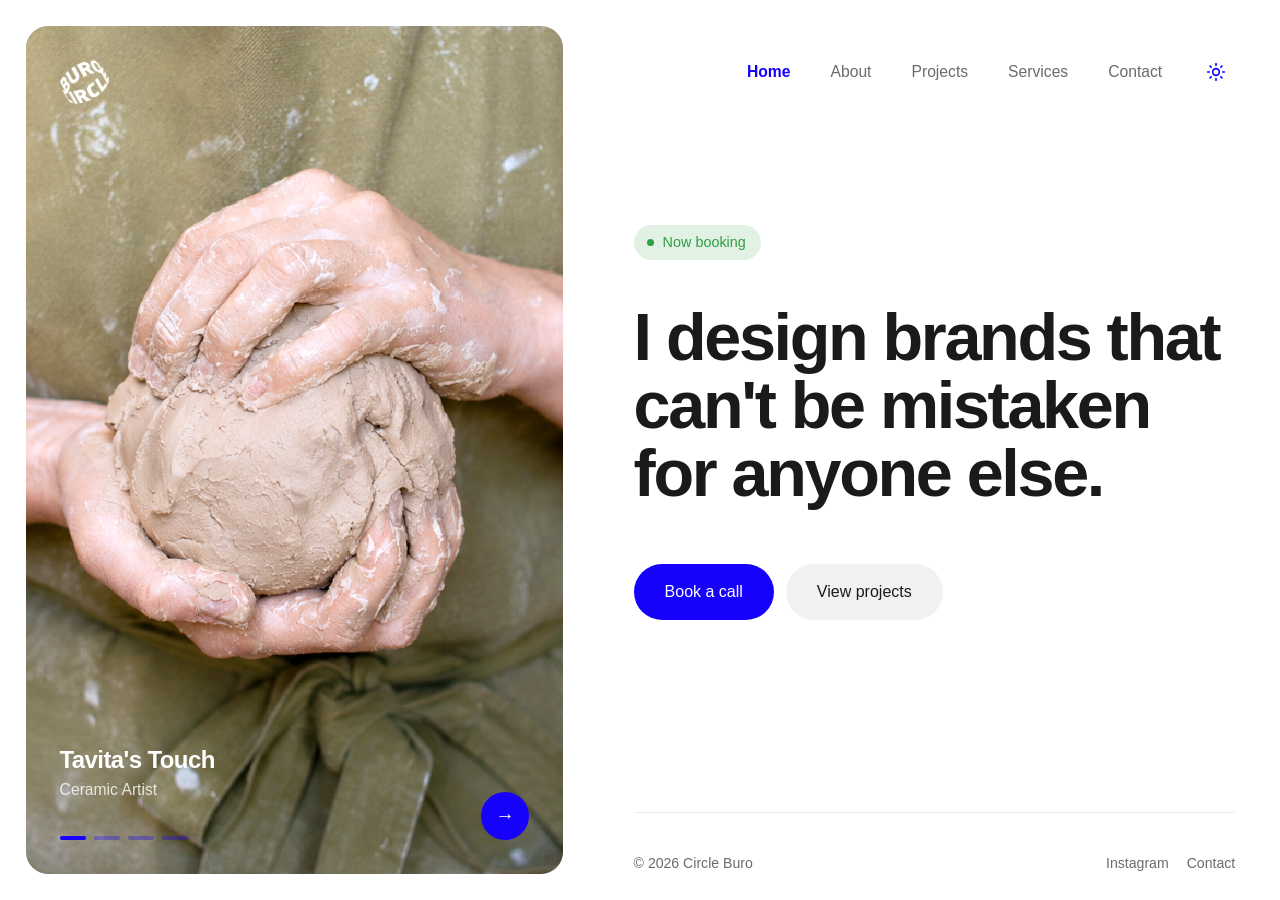
<file: index.html>
<!DOCTYPE html>
<html lang="en">
<head>
<!-- Google Tag Manager -->
<script>(function(w,d,s,l,i){w[l]=w[l]||[];w[l].push({'gtm.start':
new Date().getTime(),event:'gtm.js'});var f=d.getElementsByTagName(s)[0],
j=d.createElement(s),dl=l!='dataLayer'?'&l='+l:'';j.async=true;j.src=
'https://www.googletagmanager.com/gtm.js?id='+i+dl;f.parentNode.insertBefore(j,f);
})(window,document,'script','dataLayer','GTM-KVLB76PC');</script>
<!-- End Google Tag Manager -->
<meta charset="UTF-8">
<script>document.documentElement.setAttribute("data-theme", localStorage.getItem("theme") || (matchMedia("(prefers-color-scheme: dark)").matches ? "dark" : "light"));</script>
<meta name="viewport" content="width=device-width, initial-scale=1.0">
<title>Circle Buro</title>
<meta name="description" content="Brand identity and strategy for cafés, barbershops, studios and small shops.">
<link rel="stylesheet" href="style.css">
<link rel="icon" type="image/svg+xml" href="images/favicon.svg">
<link rel="icon" href="favicon.ico" sizes="any">
<link rel="icon" href="images/favicon-16.png" type="image/png" sizes="16x16">
<link rel="icon" href="images/favicon-32.png" type="image/png" sizes="32x32">
<link rel="icon" href="images/android-chrome-192x192.png" type="image/png" sizes="192x192">
<link rel="icon" href="images/android-chrome-512x512.png" type="image/png" sizes="512x512">
<link rel="apple-touch-icon" href="images/apple-touch-icon.png">
</head>
<body>
<!-- Google Tag Manager (noscript) -->
<noscript><iframe src="https://www.googletagmanager.com/ns.html?id=GTM-KVLB76PC"
height="0" width="0" style="display:none;visibility:hidden"></iframe></noscript>
<!-- End Google Tag Manager (noscript) -->
<div class="split">

  <!-- LEFT: project slider (built from content/*.json) -->
  <aside class="panel">
    <div class="panel-inner">
      <div class="panel-topbar">
        <a class="panel-logo" href="index.html"><img src="images/circle-buro-logo-white.png" alt="Circle Buro"></a>
        <button class="theme-btn panel-theme-btn" aria-label="Toggle theme">
          <svg class="icon-sun" viewBox="0 0 24 24" fill="none" stroke="currentColor" stroke-width="2" stroke-linecap="round"><circle cx="12" cy="12" r="4"/><path d="M12 2v2M12 20v2M4.9 4.9l1.4 1.4M17.7 17.7l1.4 1.4M2 12h2M20 12h2M4.9 19.1l1.4-1.4M17.7 6.3l1.4-1.4"/></svg>
          <svg class="icon-moon" viewBox="0 0 24 24" fill="none" stroke="currentColor" stroke-width="2" stroke-linecap="round" stroke-linejoin="round"><path d="M21 12.79A9 9 0 1 1 11.21 3 7 7 0 0 0 21 12.79z"/></svg>
        </button>
      </div>
      <div class="slides" data-slides></div>
      <div class="dots"></div>
      <button class="slider-arrow" aria-label="Next project">→</button>
    </div>
  </aside>

  <!-- RIGHT: content -->
  <main class="content">
    <nav class="topnav">
      <a class="site-logo" href="index.html">
        <img class="logo-light" src="images/circle-buro-logo-black.png" alt="Circle Buro">
        <img class="logo-dark" src="images/circle-buro-logo-white.png" alt="Circle Buro">
      </a>
      <button class="menu-btn" aria-label="Menu"><span></span><span></span><span></span></button>
      <ul>
        <li><a href="index.html" aria-current="page">Home</a></li>
        <li><a href="about.html">About</a></li>
        <li><a href="projects.html">Projects</a></li>
        <li><a href="services.html">Services</a></li>
        <li><a href="contact.html">Contact</a></li>
      </ul>
      <button class="theme-btn" aria-label="Toggle theme">
        <svg class="icon-sun" viewBox="0 0 24 24" fill="none" stroke="currentColor" stroke-width="2" stroke-linecap="round"><circle cx="12" cy="12" r="4"/><path d="M12 2v2M12 20v2M4.9 4.9l1.4 1.4M17.7 17.7l1.4 1.4M2 12h2M20 12h2M4.9 19.1l1.4-1.4M17.7 6.3l1.4-1.4"/></svg>
        <svg class="icon-moon" viewBox="0 0 24 24" fill="none" stroke="currentColor" stroke-width="2" stroke-linecap="round" stroke-linejoin="round"><path d="M21 12.79A9 9 0 1 1 11.21 3 7 7 0 0 0 21 12.79z"/></svg>
      </button>
    </nav>

    <section class="hero-block">
      <span class="badge rv" data-c="site.booking">Now booking</span>
      <h1 class="display rv" style="--d:.08s"><span data-c="home.headline">I build brands that make good businesses</span> <span class="muted" data-c="home.accentWord">unignorable</span></h1>
      <div class="btns rv" style="--d:.16s">
        <a class="btn solid" href="contact.html" data-c="home.cta1">Book a call</a>
        <a class="btn soft" href="projects.html" data-c="home.cta2">View projects</a>
      </div>
    </section>

    <footer class="site-foot">
      <span data-c="site.copyright">© 2026 Circle Buro</span>
      <div class="links">
        <a href="https://instagram.com/nzrkktn" data-ig target="_blank" rel="noopener">Instagram</a>
        <a href="contact.html">Contact</a>
      </div>
    </footer>
  </main>
</div>
<script src="script.js"></script>
</body>
</html>
</file>
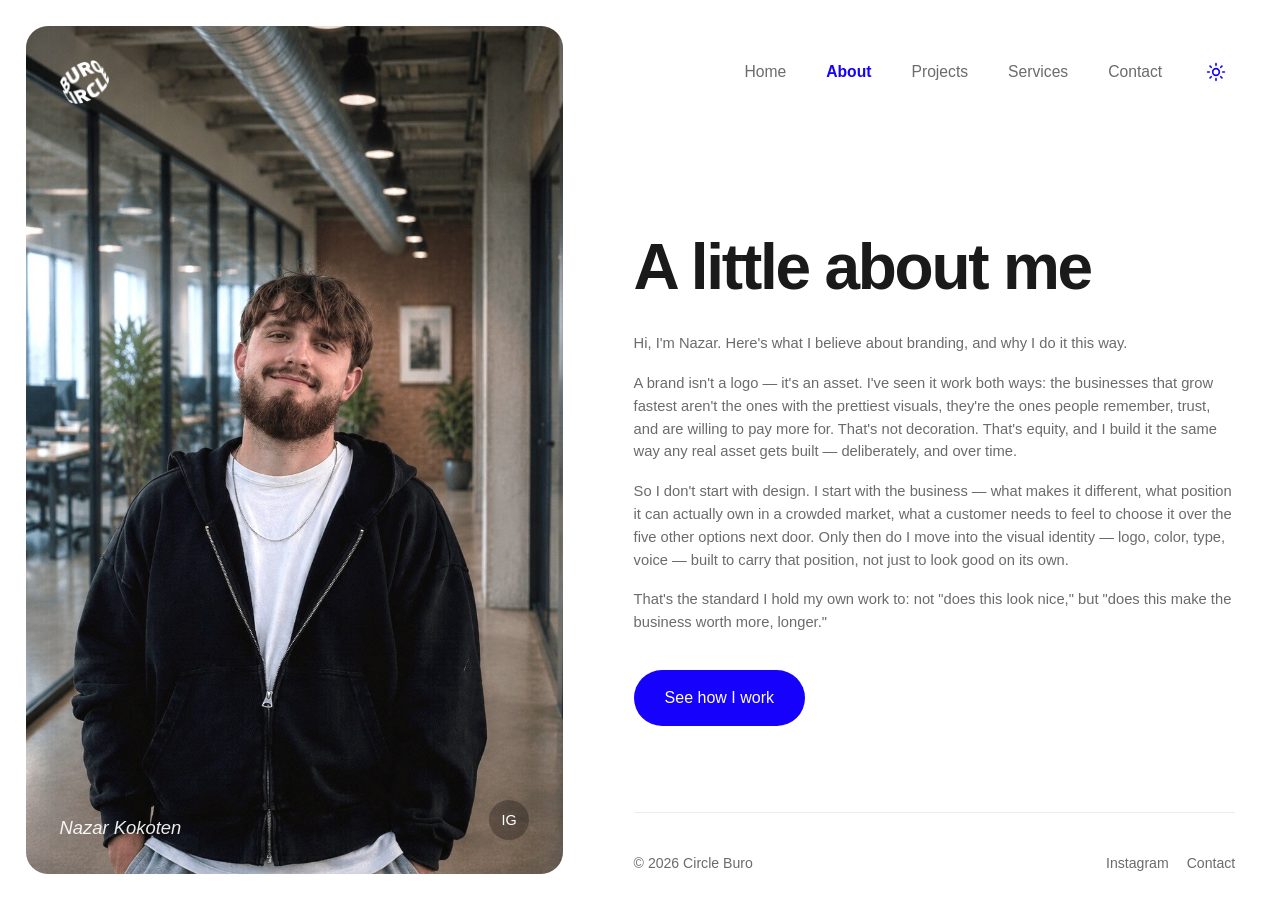
<file: about.html>
<!DOCTYPE html>
<html lang="en">
<head>
<!-- Google Tag Manager -->
<script>(function(w,d,s,l,i){w[l]=w[l]||[];w[l].push({'gtm.start':
new Date().getTime(),event:'gtm.js'});var f=d.getElementsByTagName(s)[0],
j=d.createElement(s),dl=l!='dataLayer'?'&l='+l:'';j.async=true;j.src=
'https://www.googletagmanager.com/gtm.js?id='+i+dl;f.parentNode.insertBefore(j,f);
})(window,document,'script','dataLayer','GTM-KVLB76PC');</script>
<!-- End Google Tag Manager -->
<meta charset="UTF-8">
<script>document.documentElement.setAttribute("data-theme", localStorage.getItem("theme") || (matchMedia("(prefers-color-scheme: dark)").matches ? "dark" : "light"));</script>
<meta name="viewport" content="width=device-width, initial-scale=1.0">
<title>About</title>
<link rel="stylesheet" href="style.css">
<link rel="icon" type="image/svg+xml" href="images/favicon.svg">
<link rel="icon" href="favicon.ico" sizes="any">
<link rel="icon" href="images/favicon-16.png" type="image/png" sizes="16x16">
<link rel="icon" href="images/favicon-32.png" type="image/png" sizes="32x32">
<link rel="icon" href="images/android-chrome-192x192.png" type="image/png" sizes="192x192">
<link rel="icon" href="images/android-chrome-512x512.png" type="image/png" sizes="512x512">
<link rel="apple-touch-icon" href="images/apple-touch-icon.png">
</head>
<body>
<!-- Google Tag Manager (noscript) -->
<noscript><iframe src="https://www.googletagmanager.com/ns.html?id=GTM-KVLB76PC"
height="0" width="0" style="display:none;visibility:hidden"></iframe></noscript>
<!-- End Google Tag Manager (noscript) -->
<div class="split">

  <aside class="panel">
    <div class="panel-inner">
      <div class="panel-topbar">
        <a class="panel-logo panel-logo-swap" href="index.html">
          <img class="pl-white" src="images/circle-buro-logo-white.png" alt="Circle Buro">
          <img class="pl-black" src="images/circle-buro-logo-black.png" alt="Circle Buro">
        </a>
        <button class="theme-btn panel-theme-btn" aria-label="Toggle theme">
          <svg class="icon-sun" viewBox="0 0 24 24" fill="none" stroke="currentColor" stroke-width="2" stroke-linecap="round"><circle cx="12" cy="12" r="4"/><path d="M12 2v2M12 20v2M4.9 4.9l1.4 1.4M17.7 17.7l1.4 1.4M2 12h2M20 12h2M4.9 19.1l1.4-1.4M17.7 6.3l1.4-1.4"/></svg>
          <svg class="icon-moon" viewBox="0 0 24 24" fill="none" stroke="currentColor" stroke-width="2" stroke-linecap="round" stroke-linejoin="round"><path d="M21 12.79A9 9 0 1 1 11.21 3 7 7 0 0 0 21 12.79z"/></svg>
        </button>
      </div>
      <div class="slides"><div class="slide slide-1 active"><div class="fill" data-img="about.photo">( photo — Nazar )</div></div></div>
      <div data-tags="about.tags"></div>
      <p class="panel-quote" data-c="about.signature"></p>
      <div class="panel-socials">
        <a href="https://instagram.com/nzrkktn" data-ig target="_blank" rel="noopener">IG</a>
      </div>
    </div>
  </aside>

  <main class="content">
    <nav class="topnav">
      <a class="site-logo" href="index.html">
        <img class="logo-light" src="images/circle-buro-logo-black.png" alt="Circle Buro">
        <img class="logo-dark" src="images/circle-buro-logo-white.png" alt="Circle Buro">
      </a>
      <button class="menu-btn" aria-label="Menu"><span></span><span></span><span></span></button>
      <ul>
        <li><a href="index.html">Home</a></li>
        <li><a href="about.html" aria-current="page">About</a></li>
        <li><a href="projects.html">Projects</a></li>
        <li><a href="services.html">Services</a></li>
        <li><a href="contact.html">Contact</a></li>
      </ul>
      <button class="theme-btn" aria-label="Toggle theme">
        <svg class="icon-sun" viewBox="0 0 24 24" fill="none" stroke="currentColor" stroke-width="2" stroke-linecap="round"><circle cx="12" cy="12" r="4"/><path d="M12 2v2M12 20v2M4.9 4.9l1.4 1.4M17.7 17.7l1.4 1.4M2 12h2M20 12h2M4.9 19.1l1.4-1.4M17.7 6.3l1.4-1.4"/></svg>
        <svg class="icon-moon" viewBox="0 0 24 24" fill="none" stroke="currentColor" stroke-width="2" stroke-linecap="round" stroke-linejoin="round"><path d="M21 12.79A9 9 0 1 1 11.21 3 7 7 0 0 0 21 12.79z"/></svg>
      </button>
    </nav>

    <section class="about-copy">
      <h1 class="h-big rv" data-c="about.title">A little about me</h1>
      <div class="rv" style="--d:.08s" data-rich="about.text" data-pclass="body-lg"></div>
      <div class="btns rv" style="--d:.2s"><a class="btn solid" href="services.html" data-c="about.cta">See how I work</a></div>
    </section>

    <footer class="site-foot">
      <span data-c="site.copyright">© 2026 Circle Buro</span>
      <div class="links">
        <a href="https://instagram.com/nzrkktn" data-ig target="_blank" rel="noopener">Instagram</a>
        <a href="contact.html">Contact</a>
      </div>
    </footer>
  </main>
</div>
<script src="script.js"></script>
</body>
</html>
</file>
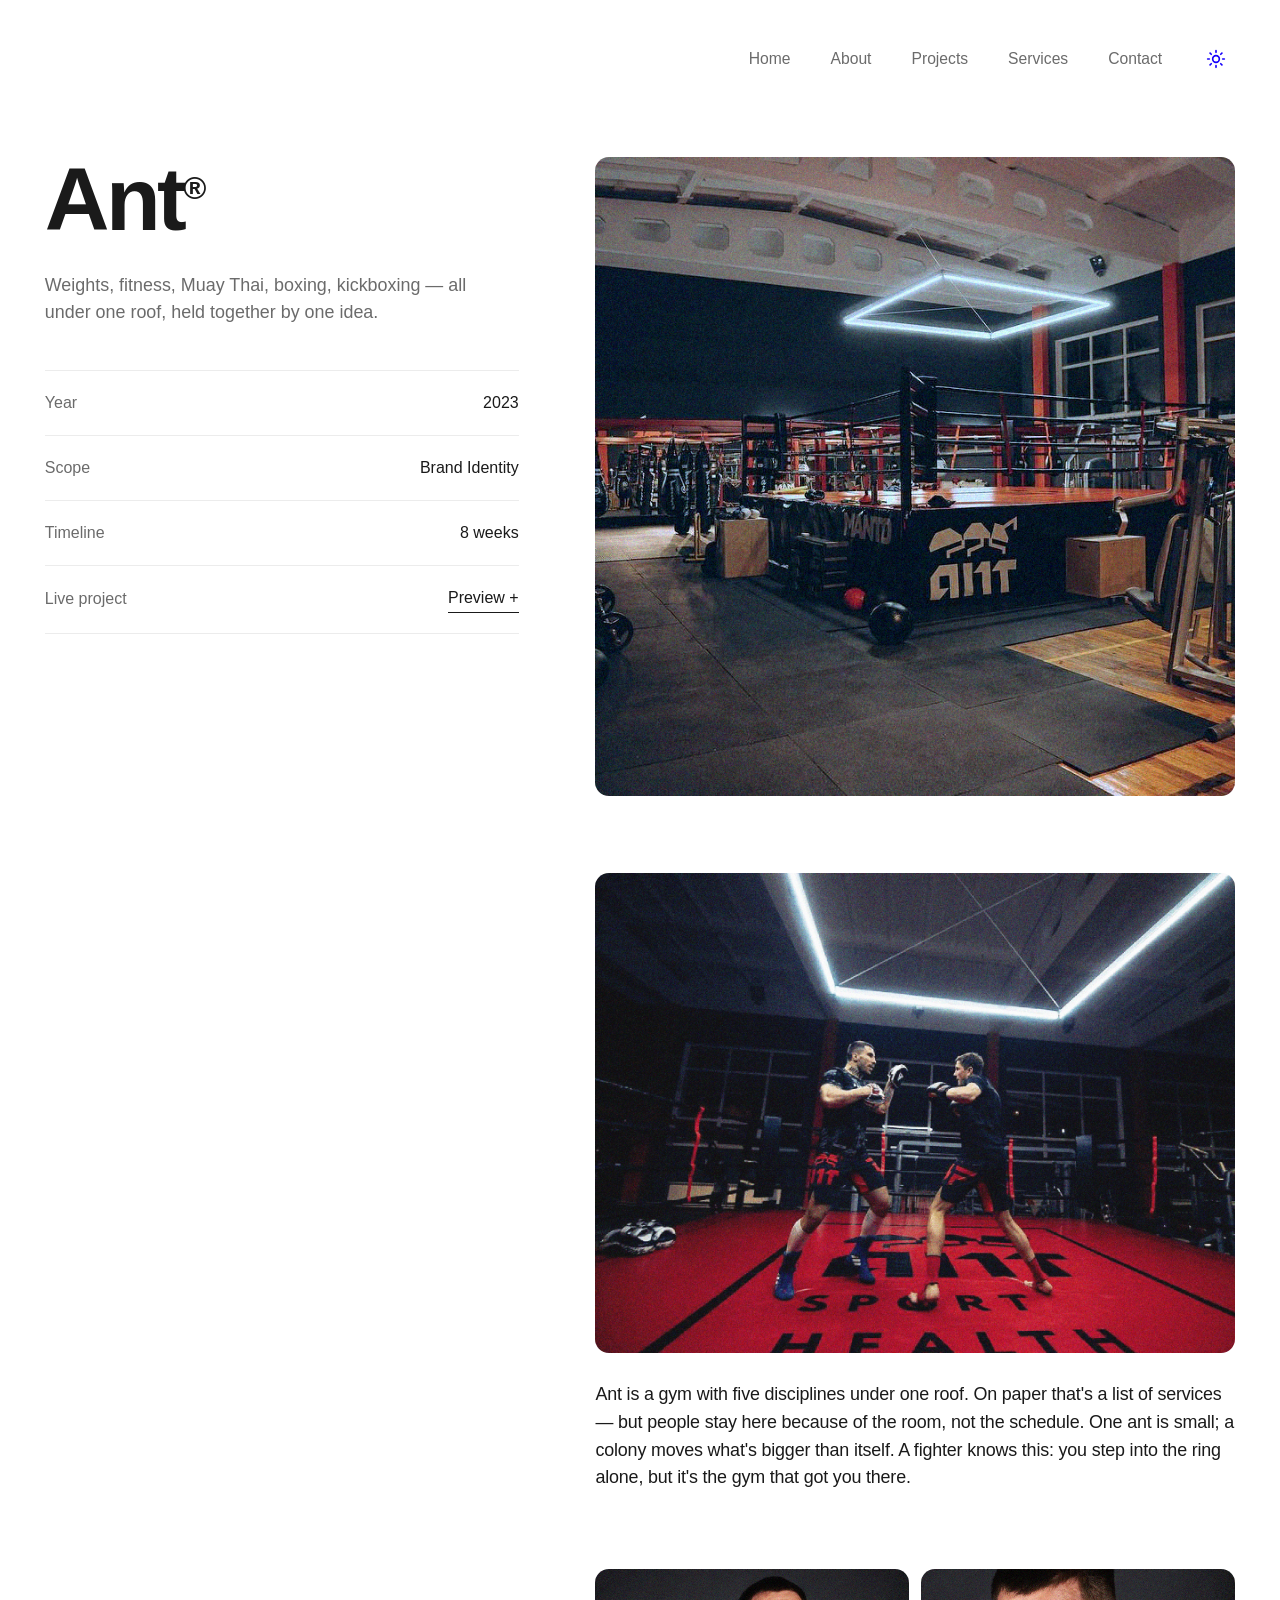
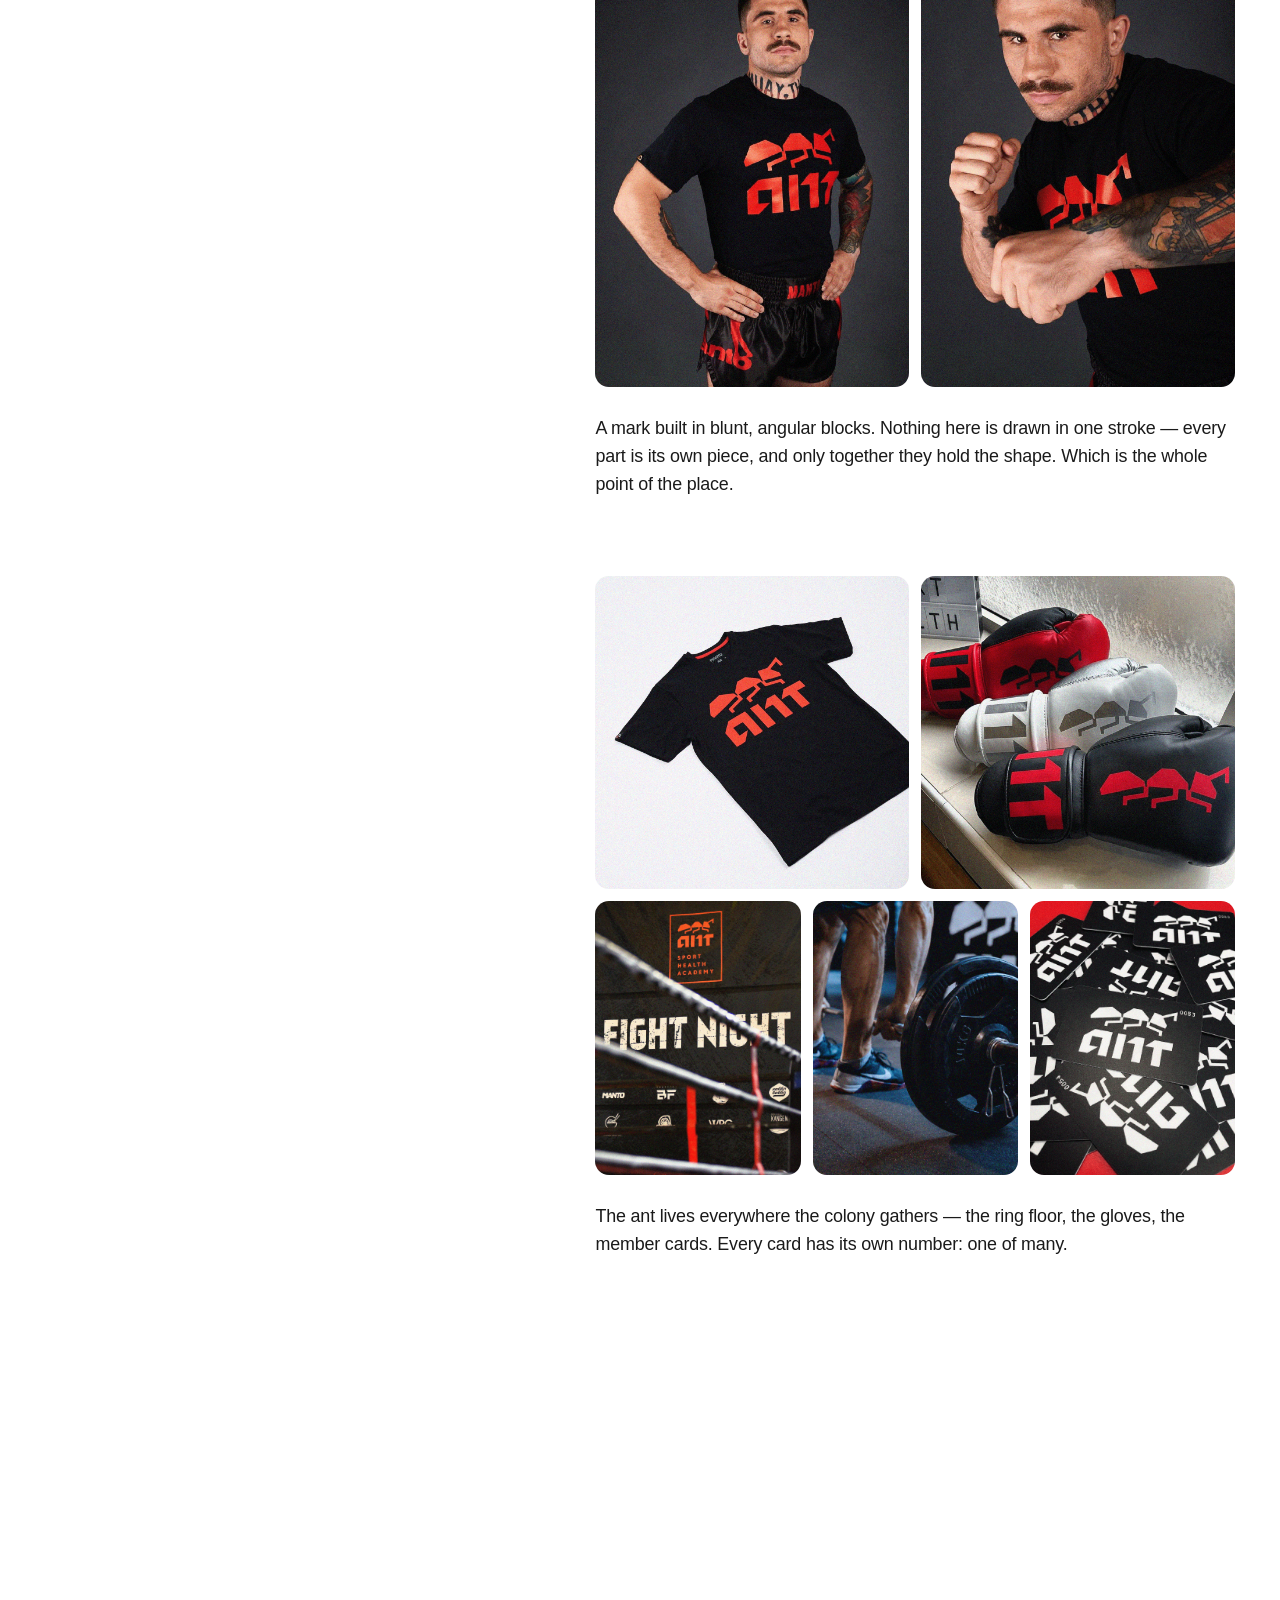
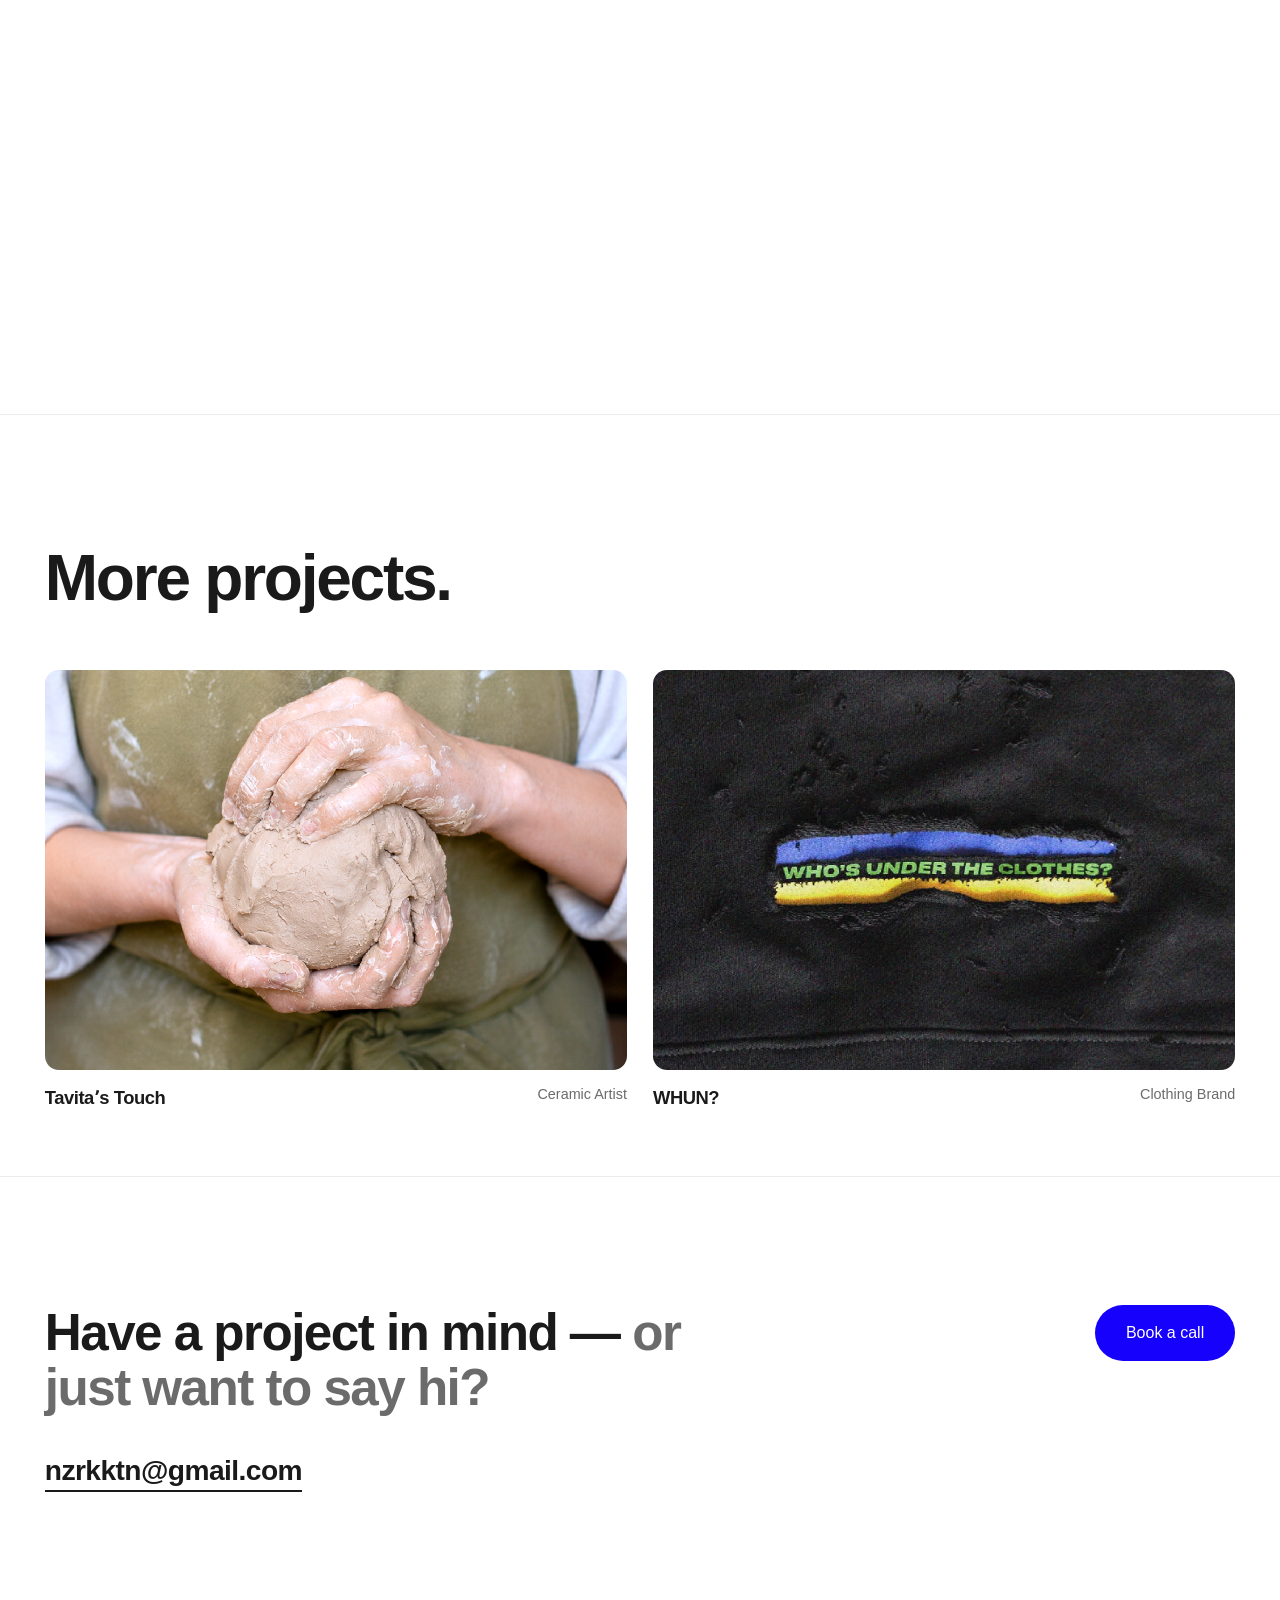
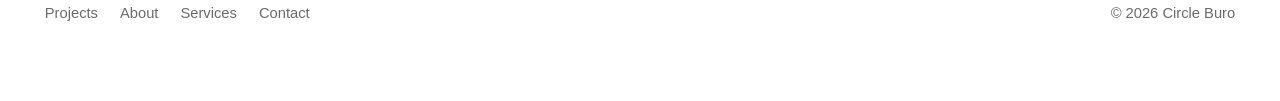
<file: ant-sport-health-academy.html>
<!DOCTYPE html>
<html lang="en">
<head>
<!-- Google Tag Manager -->
<script>(function(w,d,s,l,i){w[l]=w[l]||[];w[l].push({'gtm.start':
new Date().getTime(),event:'gtm.js'});var f=d.getElementsByTagName(s)[0],
j=d.createElement(s),dl=l!='dataLayer'?'&l='+l:'';j.async=true;j.src=
'https://www.googletagmanager.com/gtm.js?id='+i+dl;f.parentNode.insertBefore(j,f);
})(window,document,'script','dataLayer','GTM-KVLB76PC');</script>
<!-- End Google Tag Manager -->
<meta charset="UTF-8">
<script>document.documentElement.setAttribute("data-theme", localStorage.getItem("theme") || (matchMedia("(prefers-color-scheme: dark)").matches ? "dark" : "light"));</script>
<meta name="viewport" content="width=device-width, initial-scale=1.0">
<title>Ant Sport Health Academy</title>
<link rel="stylesheet" href="style.css">
<link rel="icon" type="image/svg+xml" href="images/favicon.svg">
<link rel="icon" href="favicon.ico" sizes="any">
<link rel="icon" href="images/favicon-16.png" type="image/png" sizes="16x16">
<link rel="icon" href="images/favicon-32.png" type="image/png" sizes="32x32">
<link rel="icon" href="images/android-chrome-192x192.png" type="image/png" sizes="192x192">
<link rel="icon" href="images/android-chrome-512x512.png" type="image/png" sizes="512x512">
<link rel="apple-touch-icon" href="images/apple-touch-icon.png">
</head>
<body data-case-file="content/case-ant-sport-health-academy.json">
<!-- Google Tag Manager (noscript) -->
<noscript><iframe src="https://www.googletagmanager.com/ns.html?id=GTM-KVLB76PC"
height="0" width="0" style="display:none;visibility:hidden"></iframe></noscript>
<!-- End Google Tag Manager (noscript) -->

<div class="case">
  <div class="case-nav">
    <nav class="topnav">
      <a class="site-logo" href="index.html">
        <img class="logo-light" src="images/circle-buro-logo-black.png" alt="Circle Buro">
        <img class="logo-dark" src="images/circle-buro-logo-white.png" alt="Circle Buro">
      </a>
      <button class="menu-btn" aria-label="Menu"><span></span><span></span><span></span></button>
      <ul>
        <li><a href="index.html">Home</a></li>
        <li><a href="about.html">About</a></li>
        <li><a href="projects.html">Projects</a></li>
        <li><a href="services.html">Services</a></li>
        <li><a href="contact.html">Contact</a></li>
      </ul>
      <button class="theme-btn" aria-label="Toggle theme">
        <svg class="icon-sun" viewBox="0 0 24 24" fill="none" stroke="currentColor" stroke-width="2" stroke-linecap="round"><circle cx="12" cy="12" r="4"/><path d="M12 2v2M12 20v2M4.9 4.9l1.4 1.4M17.7 17.7l1.4 1.4M2 12h2M20 12h2M4.9 19.1l1.4-1.4M17.7 6.3l1.4-1.4"/></svg>
        <svg class="icon-moon" viewBox="0 0 24 24" fill="none" stroke="currentColor" stroke-width="2" stroke-linecap="round" stroke-linejoin="round"><path d="M21 12.79A9 9 0 1 1 11.21 3 7 7 0 0 0 21 12.79z"/></svg>
      </button>
    </nav>
  </div>

  <div class="case-top">
    <!-- LEFT: sticky title + meta -->
    <div class="case-left">
      <h1 class="case-title"><span data-c="case.title">Ant Sport Health Academy</span><sup>®</sup></h1>
      <div class="case-intro" data-rich="case.intro"></div>
      <ul class="case-meta">
        <li><span class="k">Year</span><span class="v" data-c="case.meta.year">07.25</span></li>
        <li><span class="k">Scope</span><span class="v" data-c="case.meta.scope">Positioning, Brand identity</span></li>
        <li><span class="k">Timeline</span><span class="v" data-c="case.meta.timeline">9 weeks</span></li>
        <li><span class="k">Live project</span><span class="v"><a class="preview" href="#" data-live>Preview +</a></span></li>
      </ul>
    </div>

    <!-- RIGHT: blocks (text/image, any order) rendered from content/*.json -->
    <div class="case-right" data-blocks></div>
  </div>
</div>

<!-- MORE PROJECTS -->
<section class="more">
  <h2 class="rv">More projects.</h2>
  <div class="row" data-more></div>
</section>

<!-- BIG FOOTER — Bungee-style, so the scroll ends somewhere logical -->
<footer class="big-foot">
  <div class="bf-grid">
    <div class="rv">
      <h2><span data-c="footer.headline">Have a project in mind —</span> <span class="muted" data-c="footer.sub">or just want to say hi?</span></h2>
      <a class="bf-mail" href="mailto:hello@nazarkokoten.com" data-mail>hello@nazarkokoten.com</a>
    </div>
    <div class="bf-right rv" style="--d:.08s">
      <a class="btn solid" href="contact.html" data-c="footer.cta">Book a call</a>
    </div>
  </div>
  <div class="bf-bottom">
    <div class="links">
      <a href="projects.html">Projects</a>
      <a href="about.html">About</a>
      <a href="services.html">Services</a>
      <a href="contact.html">Contact</a>
    </div>
    <span data-c="site.copyright">© 2026 Circle Buro</span>
  </div>
</footer>

<script src="script.js"></script>
</body>
</html>
</file>
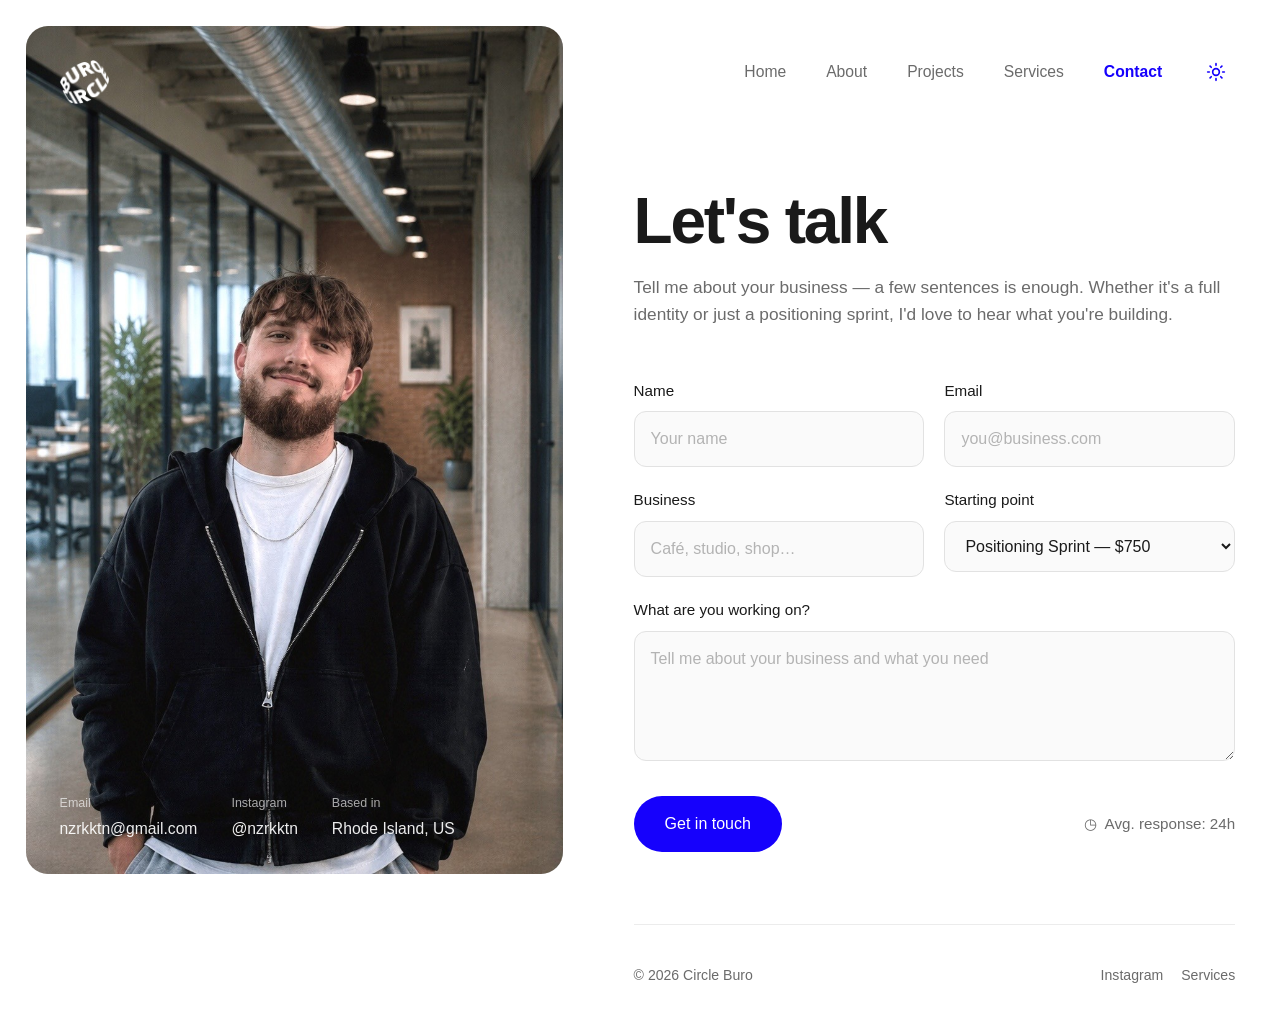
<file: contact.html>
<!DOCTYPE html>
<html lang="en">
<head>
<!-- Google Tag Manager -->
<script>(function(w,d,s,l,i){w[l]=w[l]||[];w[l].push({'gtm.start':
new Date().getTime(),event:'gtm.js'});var f=d.getElementsByTagName(s)[0],
j=d.createElement(s),dl=l!='dataLayer'?'&l='+l:'';j.async=true;j.src=
'https://www.googletagmanager.com/gtm.js?id='+i+dl;f.parentNode.insertBefore(j,f);
})(window,document,'script','dataLayer','GTM-KVLB76PC');</script>
<!-- End Google Tag Manager -->
<meta charset="UTF-8">
<script>document.documentElement.setAttribute("data-theme", localStorage.getItem("theme") || (matchMedia("(prefers-color-scheme: dark)").matches ? "dark" : "light"));</script>
<meta name="viewport" content="width=device-width, initial-scale=1.0">
<title>Contact</title>
<link rel="stylesheet" href="style.css">
<link rel="icon" type="image/svg+xml" href="images/favicon.svg">
<link rel="icon" href="favicon.ico" sizes="any">
<link rel="icon" href="images/favicon-16.png" type="image/png" sizes="16x16">
<link rel="icon" href="images/favicon-32.png" type="image/png" sizes="32x32">
<link rel="icon" href="images/android-chrome-192x192.png" type="image/png" sizes="192x192">
<link rel="icon" href="images/android-chrome-512x512.png" type="image/png" sizes="512x512">
<link rel="apple-touch-icon" href="images/apple-touch-icon.png">
</head>
<body>
<!-- Google Tag Manager (noscript) -->
<noscript><iframe src="https://www.googletagmanager.com/ns.html?id=GTM-KVLB76PC"
height="0" width="0" style="display:none;visibility:hidden"></iframe></noscript>
<!-- End Google Tag Manager (noscript) -->
<div class="split">

  <aside class="panel">
    <div class="panel-inner">
      <div class="panel-topbar">
        <a class="panel-logo panel-logo-swap" href="index.html">
          <img class="pl-white" src="images/circle-buro-logo-white.png" alt="Circle Buro">
          <img class="pl-black" src="images/circle-buro-logo-black.png" alt="Circle Buro">
        </a>
        <button class="theme-btn panel-theme-btn" aria-label="Toggle theme">
          <svg class="icon-sun" viewBox="0 0 24 24" fill="none" stroke="currentColor" stroke-width="2" stroke-linecap="round"><circle cx="12" cy="12" r="4"/><path d="M12 2v2M12 20v2M4.9 4.9l1.4 1.4M17.7 17.7l1.4 1.4M2 12h2M20 12h2M4.9 19.1l1.4-1.4M17.7 6.3l1.4-1.4"/></svg>
          <svg class="icon-moon" viewBox="0 0 24 24" fill="none" stroke="currentColor" stroke-width="2" stroke-linecap="round" stroke-linejoin="round"><path d="M21 12.79A9 9 0 1 1 11.21 3 7 7 0 0 0 21 12.79z"/></svg>
        </button>
      </div>
      <div class="slides"><div class="slide slide-2 active"><div class="fill" data-img="contact.image">( image — studio / workspace )</div></div></div>
      <div class="contact-info">
        <div><div class="k">Email</div><div class="v" data-c="site.email">hello@nazarkokoten.com</div></div>
        <div><div class="k">Instagram</div><div class="v" data-c="site.instagram">@nzrkktn</div></div>
        <div><div class="k">Based in</div><div class="v" data-c="contact.basedIn">Rhode Island, US</div></div>
      </div>
      <div class="contact-info-mobile">
        <span data-c="site.email">hello@nazarkokoten.com</span>
        <span data-c="contact.basedIn">Rhode Island, US</span>
      </div>
    </div>
  </aside>

  <main class="content">
    <nav class="topnav">
      <a class="site-logo" href="index.html">
        <img class="logo-light" src="images/circle-buro-logo-black.png" alt="Circle Buro">
        <img class="logo-dark" src="images/circle-buro-logo-white.png" alt="Circle Buro">
      </a>
      <button class="menu-btn" aria-label="Menu"><span></span><span></span><span></span></button>
      <ul>
        <li><a href="index.html">Home</a></li>
        <li><a href="about.html">About</a></li>
        <li><a href="projects.html">Projects</a></li>
        <li><a href="services.html">Services</a></li>
        <li><a href="contact.html" aria-current="page">Contact</a></li>
      </ul>
      <button class="theme-btn" aria-label="Toggle theme">
        <svg class="icon-sun" viewBox="0 0 24 24" fill="none" stroke="currentColor" stroke-width="2" stroke-linecap="round"><circle cx="12" cy="12" r="4"/><path d="M12 2v2M12 20v2M4.9 4.9l1.4 1.4M17.7 17.7l1.4 1.4M2 12h2M20 12h2M4.9 19.1l1.4-1.4M17.7 6.3l1.4-1.4"/></svg>
        <svg class="icon-moon" viewBox="0 0 24 24" fill="none" stroke="currentColor" stroke-width="2" stroke-linecap="round" stroke-linejoin="round"><path d="M21 12.79A9 9 0 1 1 11.21 3 7 7 0 0 0 21 12.79z"/></svg>
      </button>
    </nav>

    <div class="page-body">
      <h1 class="h-big rv" style="margin-bottom:20px" data-c="contact.title">Let's talk</h1>
      <p class="body-lg rv" style="--d:.06s" data-c="contact.lede"></p>

      <div class="form-grid rv" style="--d:.1s">
        <div class="field"><label>Name</label><input type="text" name="name" placeholder="Your name"></div>
        <div class="field"><label>Email</label><input type="email" name="email" placeholder="you@business.com"></div>
        <div class="field"><label>Business</label><input type="text" name="business" placeholder="Café, studio, shop…"></div>
        <div class="field"><label>Starting point</label>
          <select data-tier-select></select>
        </div>
        <div class="field full-w"><label>What are you working on?</label><textarea name="message" placeholder="Tell me about your business and what you need"></textarea></div>
      </div>

      <div class="form-foot rv" style="--d:.14s">
        <a class="btn solid" href="#" data-contact-submit>Get in touch</a>
        <span class="resp">◷ <span data-c="contact.responseNote">Avg. response: 24h</span></span>
      </div>
    </div>

    <footer class="site-foot">
      <span data-c="site.copyright">© 2026 Circle Buro</span>
      <div class="links">
        <a href="https://instagram.com/nzrkktn" data-ig target="_blank" rel="noopener">Instagram</a>
        <a href="services.html">Services</a>
      </div>
    </footer>
  </main>
</div>
<script src="script.js"></script>
</body>
</html>
</file>
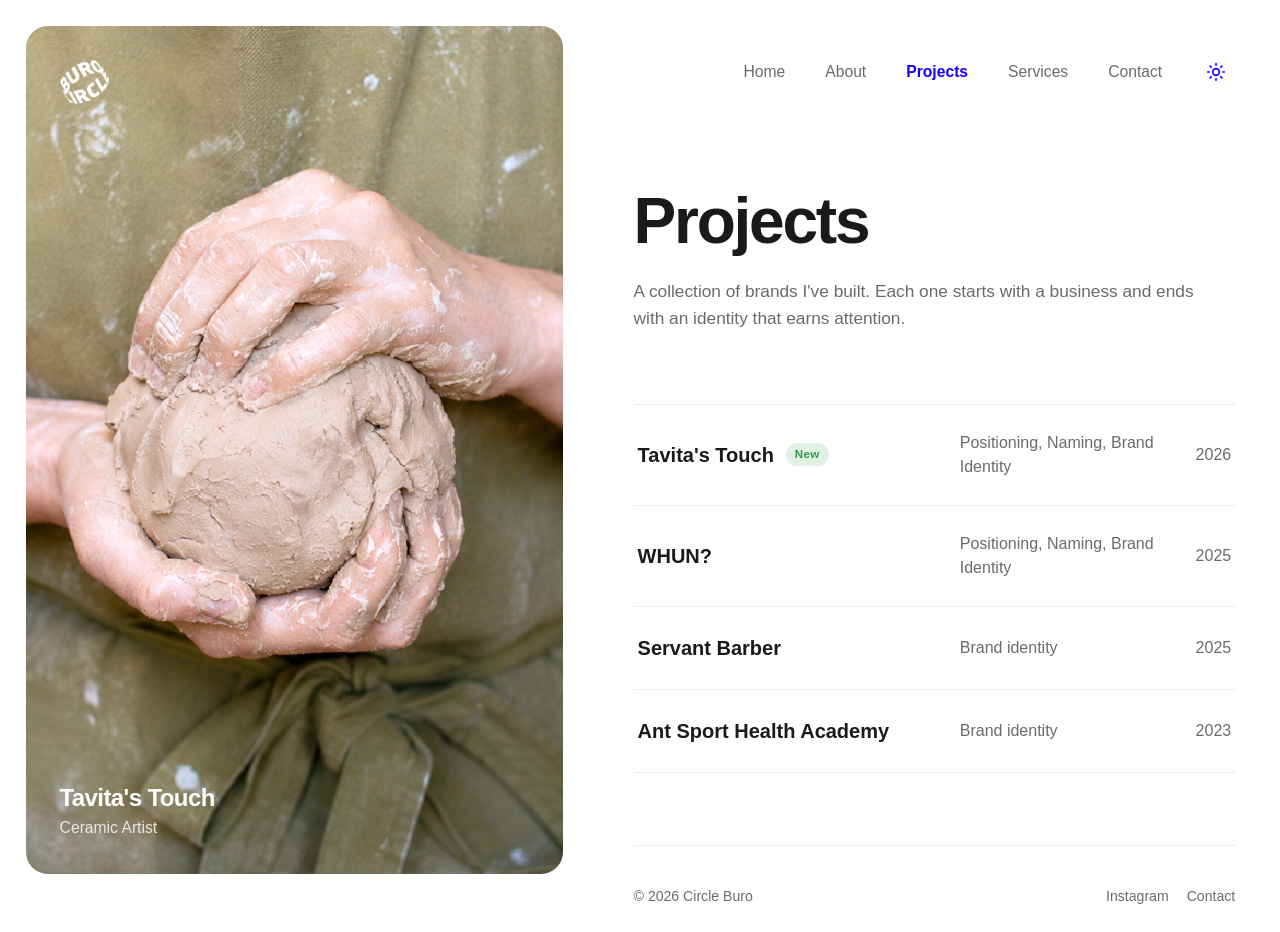
<file: projects.html>
<!DOCTYPE html>
<html lang="en">
<head>
<!-- Google Tag Manager -->
<script>(function(w,d,s,l,i){w[l]=w[l]||[];w[l].push({'gtm.start':
new Date().getTime(),event:'gtm.js'});var f=d.getElementsByTagName(s)[0],
j=d.createElement(s),dl=l!='dataLayer'?'&l='+l:'';j.async=true;j.src=
'https://www.googletagmanager.com/gtm.js?id='+i+dl;f.parentNode.insertBefore(j,f);
})(window,document,'script','dataLayer','GTM-KVLB76PC');</script>
<!-- End Google Tag Manager -->
<meta charset="UTF-8">
<script>document.documentElement.setAttribute("data-theme", localStorage.getItem("theme") || (matchMedia("(prefers-color-scheme: dark)").matches ? "dark" : "light"));</script>
<meta name="viewport" content="width=device-width, initial-scale=1.0">
<title>Projects</title>
<link rel="stylesheet" href="style.css">
<link rel="icon" type="image/svg+xml" href="images/favicon.svg">
<link rel="icon" href="favicon.ico" sizes="any">
<link rel="icon" href="images/favicon-16.png" type="image/png" sizes="16x16">
<link rel="icon" href="images/favicon-32.png" type="image/png" sizes="32x32">
<link rel="icon" href="images/android-chrome-192x192.png" type="image/png" sizes="192x192">
<link rel="icon" href="images/android-chrome-512x512.png" type="image/png" sizes="512x512">
<link rel="apple-touch-icon" href="images/apple-touch-icon.png">
</head>
<body class="projects-page">
<!-- Google Tag Manager (noscript) -->
<noscript><iframe src="https://www.googletagmanager.com/ns.html?id=GTM-KVLB76PC"
height="0" width="0" style="display:none;visibility:hidden"></iframe></noscript>
<!-- End Google Tag Manager (noscript) -->
<div class="split">

  <aside class="panel">
    <div class="panel-inner">
      <div class="panel-topbar">
        <a class="panel-logo" href="index.html"><img src="images/circle-buro-logo-white.png" alt="Circle Buro"></a>
        <button class="theme-btn panel-theme-btn" aria-label="Toggle theme">
          <svg class="icon-sun" viewBox="0 0 24 24" fill="none" stroke="currentColor" stroke-width="2" stroke-linecap="round"><circle cx="12" cy="12" r="4"/><path d="M12 2v2M12 20v2M4.9 4.9l1.4 1.4M17.7 17.7l1.4 1.4M2 12h2M20 12h2M4.9 19.1l1.4-1.4M17.7 6.3l1.4-1.4"/></svg>
          <svg class="icon-moon" viewBox="0 0 24 24" fill="none" stroke="currentColor" stroke-width="2" stroke-linecap="round" stroke-linejoin="round"><path d="M21 12.79A9 9 0 1 1 11.21 3 7 7 0 0 0 21 12.79z"/></svg>
        </button>
      </div>
      <div class="slides" data-slides></div>
    </div>
  </aside>

  <main class="content">
    <nav class="topnav">
      <a class="site-logo" href="index.html">
        <img class="logo-light" src="images/circle-buro-logo-black.png" alt="Circle Buro">
        <img class="logo-dark" src="images/circle-buro-logo-white.png" alt="Circle Buro">
      </a>
      <button class="menu-btn" aria-label="Menu"><span></span><span></span><span></span></button>
      <ul>
        <li><a href="index.html">Home</a></li>
        <li><a href="about.html">About</a></li>
        <li><a href="projects.html" aria-current="page">Projects</a></li>
        <li><a href="services.html">Services</a></li>
        <li><a href="contact.html">Contact</a></li>
      </ul>
      <button class="theme-btn" aria-label="Toggle theme">
        <svg class="icon-sun" viewBox="0 0 24 24" fill="none" stroke="currentColor" stroke-width="2" stroke-linecap="round"><circle cx="12" cy="12" r="4"/><path d="M12 2v2M12 20v2M4.9 4.9l1.4 1.4M17.7 17.7l1.4 1.4M2 12h2M20 12h2M4.9 19.1l1.4-1.4M17.7 6.3l1.4-1.4"/></svg>
        <svg class="icon-moon" viewBox="0 0 24 24" fill="none" stroke="currentColor" stroke-width="2" stroke-linecap="round" stroke-linejoin="round"><path d="M21 12.79A9 9 0 1 1 11.21 3 7 7 0 0 0 21 12.79z"/></svg>
      </button>
    </nav>

    <div class="page-body">
      <h1 class="h-big rv" style="margin-bottom:24px" data-c="projects.title">Projects</h1>
      <p class="body-lg intro-lede rv" style="--d:.06s" data-c="projects.lede"></p>
      <ul class="proj-list" data-projects></ul>
    </div>

    <footer class="site-foot">
      <span data-c="site.copyright">© 2026 Circle Buro</span>
      <div class="links">
        <a href="https://instagram.com/nzrkktn" data-ig target="_blank" rel="noopener">Instagram</a>
        <a href="contact.html">Contact</a>
      </div>
    </footer>
  </main>
</div>
<script src="script.js"></script>
</body>
</html>
</file>
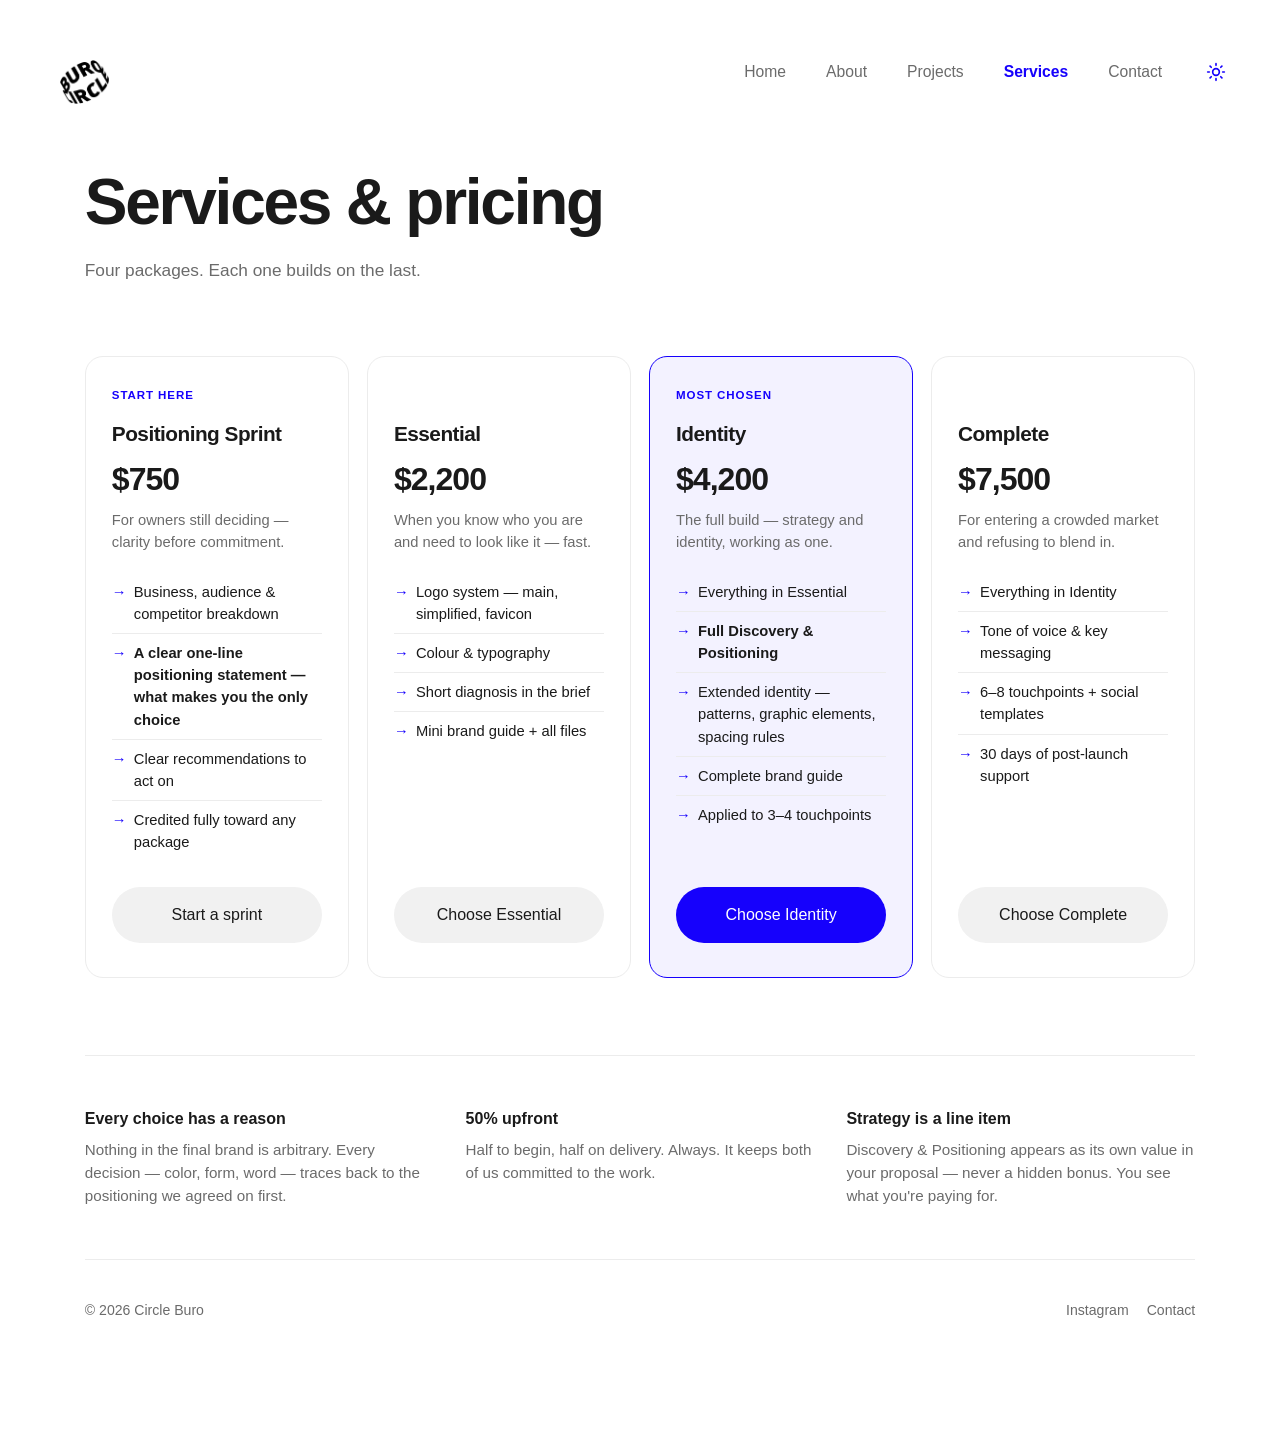
<file: services.html>
<!DOCTYPE html>
<html lang="en">
<head>
<!-- Google Tag Manager -->
<script>(function(w,d,s,l,i){w[l]=w[l]||[];w[l].push({'gtm.start':
new Date().getTime(),event:'gtm.js'});var f=d.getElementsByTagName(s)[0],
j=d.createElement(s),dl=l!='dataLayer'?'&l='+l:'';j.async=true;j.src=
'https://www.googletagmanager.com/gtm.js?id='+i+dl;f.parentNode.insertBefore(j,f);
})(window,document,'script','dataLayer','GTM-KVLB76PC');</script>
<!-- End Google Tag Manager -->
<meta charset="UTF-8">
<script>document.documentElement.setAttribute("data-theme", localStorage.getItem("theme") || (matchMedia("(prefers-color-scheme: dark)").matches ? "dark" : "light"));</script>
<meta name="viewport" content="width=device-width, initial-scale=1.0">
<title>Services</title>
<link rel="stylesheet" href="style.css">
<link rel="icon" type="image/svg+xml" href="images/favicon.svg">
<link rel="icon" href="favicon.ico" sizes="any">
<link rel="icon" href="images/favicon-16.png" type="image/png" sizes="16x16">
<link rel="icon" href="images/favicon-32.png" type="image/png" sizes="32x32">
<link rel="icon" href="images/android-chrome-192x192.png" type="image/png" sizes="192x192">
<link rel="icon" href="images/android-chrome-512x512.png" type="image/png" sizes="512x512">
<link rel="apple-touch-icon" href="images/apple-touch-icon.png">
</head>
<body>
<!-- Google Tag Manager (noscript) -->
<noscript><iframe src="https://www.googletagmanager.com/ns.html?id=GTM-KVLB76PC"
height="0" width="0" style="display:none;visibility:hidden"></iframe></noscript>
<!-- End Google Tag Manager (noscript) -->

<a class="page-logo" href="index.html">
  <img class="logo-light" src="images/circle-buro-logo-black.png" alt="Circle Buro">
  <img class="logo-dark" src="images/circle-buro-logo-white.png" alt="Circle Buro">
</a>

<header class="svc-header">
  <nav class="topnav">
    <button class="menu-btn" aria-label="Menu"><span></span><span></span><span></span></button>
    <ul>
      <li><a href="index.html">Home</a></li>
      <li><a href="about.html">About</a></li>
      <li><a href="projects.html">Projects</a></li>
      <li><a href="services.html" aria-current="page">Services</a></li>
      <li><a href="contact.html">Contact</a></li>
    </ul>
    <button class="theme-btn" aria-label="Toggle theme">
      <svg class="icon-sun" viewBox="0 0 24 24" fill="none" stroke="currentColor" stroke-width="2" stroke-linecap="round"><circle cx="12" cy="12" r="4"/><path d="M12 2v2M12 20v2M4.9 4.9l1.4 1.4M17.7 17.7l1.4 1.4M2 12h2M20 12h2M4.9 19.1l1.4-1.4M17.7 6.3l1.4-1.4"/></svg>
      <svg class="icon-moon" viewBox="0 0 24 24" fill="none" stroke="currentColor" stroke-width="2" stroke-linecap="round" stroke-linejoin="round"><path d="M21 12.79A9 9 0 1 1 11.21 3 7 7 0 0 0 21 12.79z"/></svg>
    </button>
  </nav>
</header>

<main class="full">
  <div class="svc-head">
    <h1 class="h-big rv" data-c="services.title">Services & pricing</h1>
    <p class="body-lg rv" style="--d:.06s" data-c="services.lede"></p>
  </div>

  <div class="tiers" data-tiers></div>

  <div class="svc-rules" data-rules></div>

  <footer class="site-foot svc-foot">
    <span data-c="site.copyright">© 2026 Circle Buro</span>
    <div class="links">
      <a href="https://instagram.com/nzrkktn" data-ig target="_blank" rel="noopener">Instagram</a>
      <a href="contact.html">Contact</a>
    </div>
  </footer>
</main>

<script src="script.js"></script>
</body>
</html>
</file>
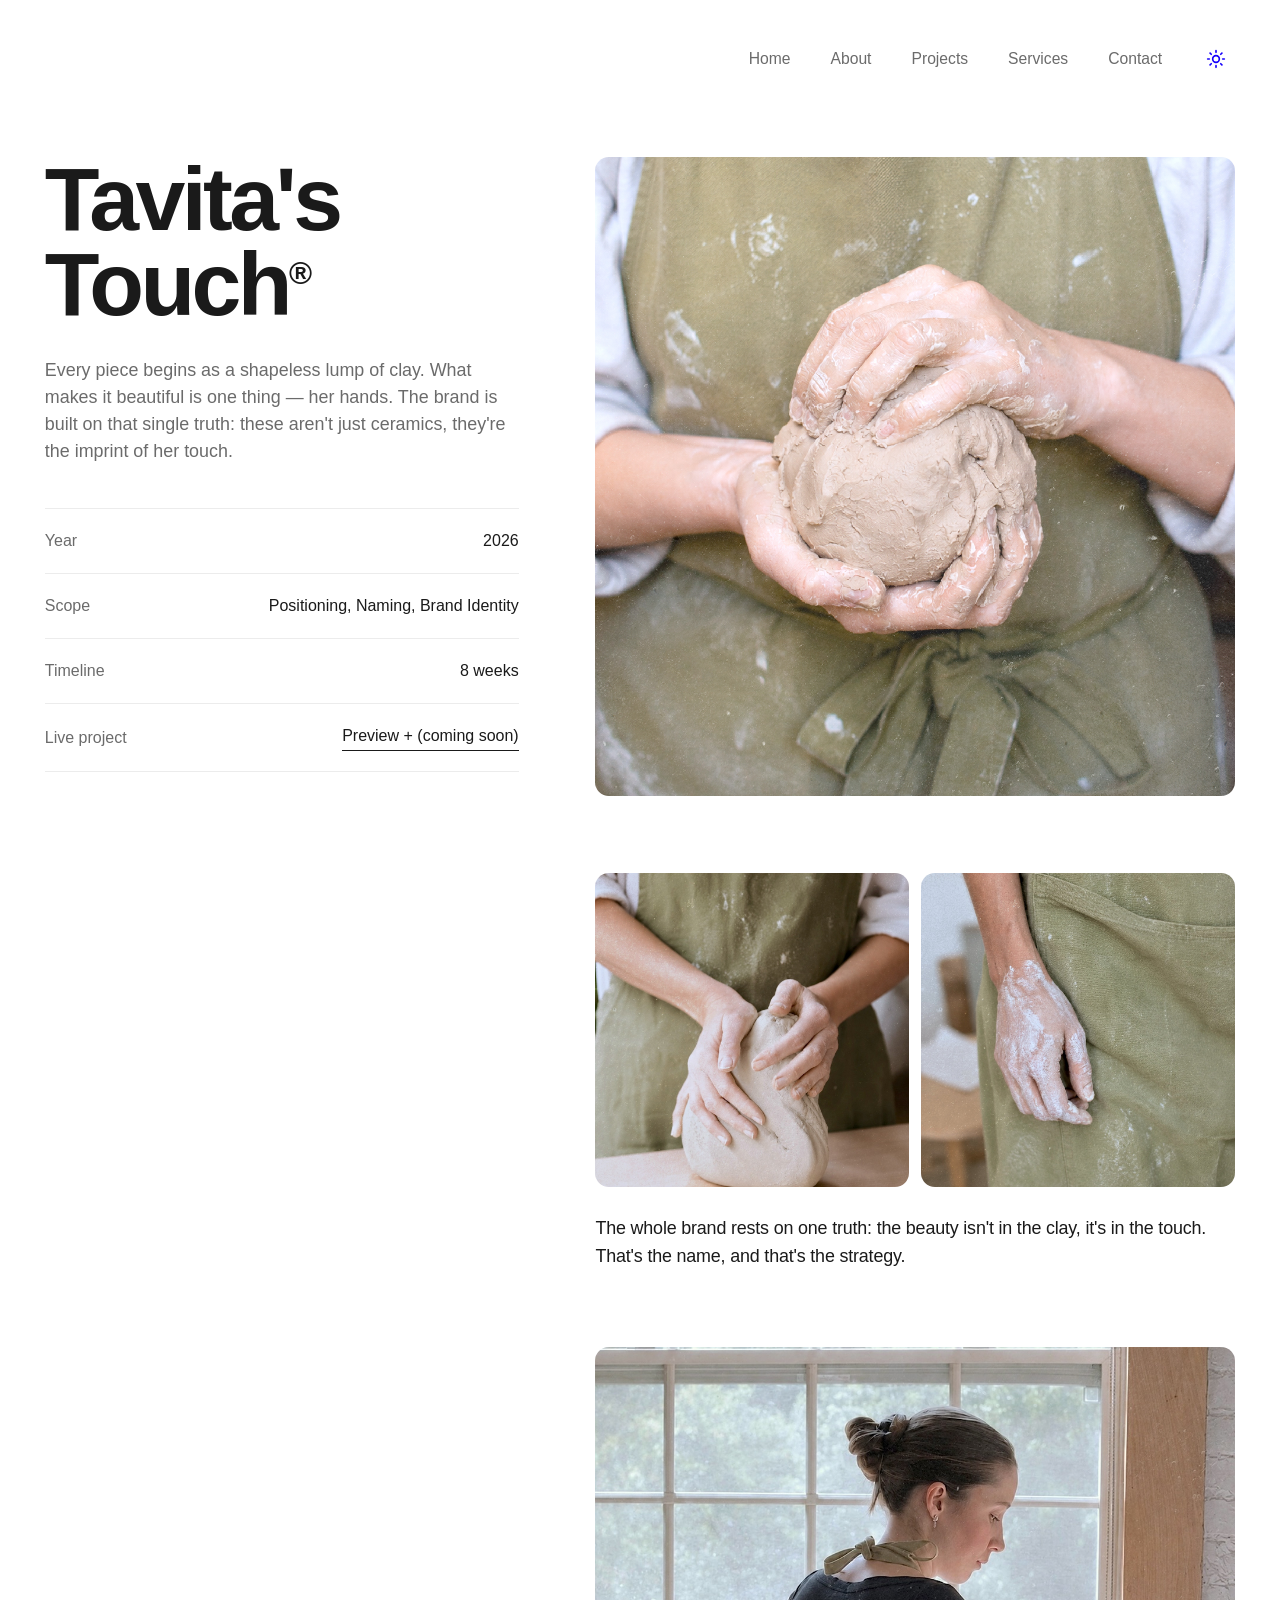
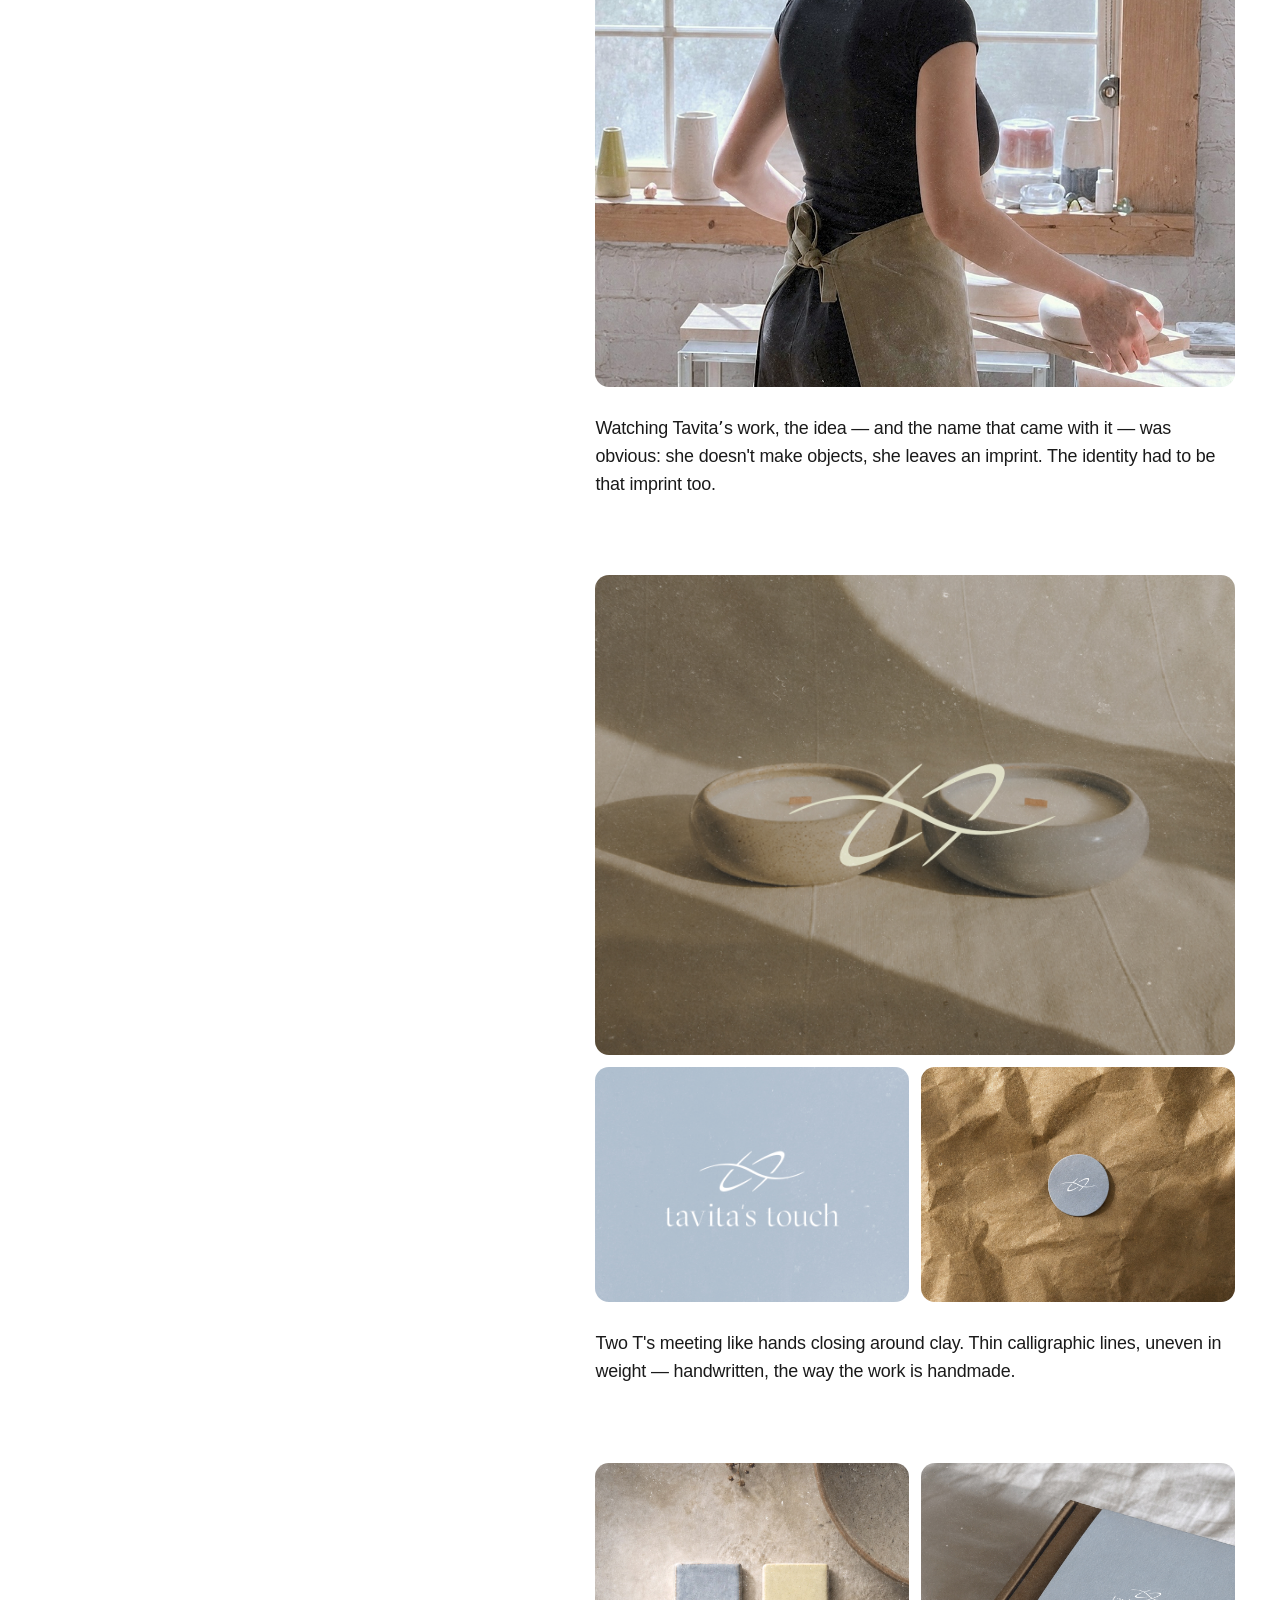
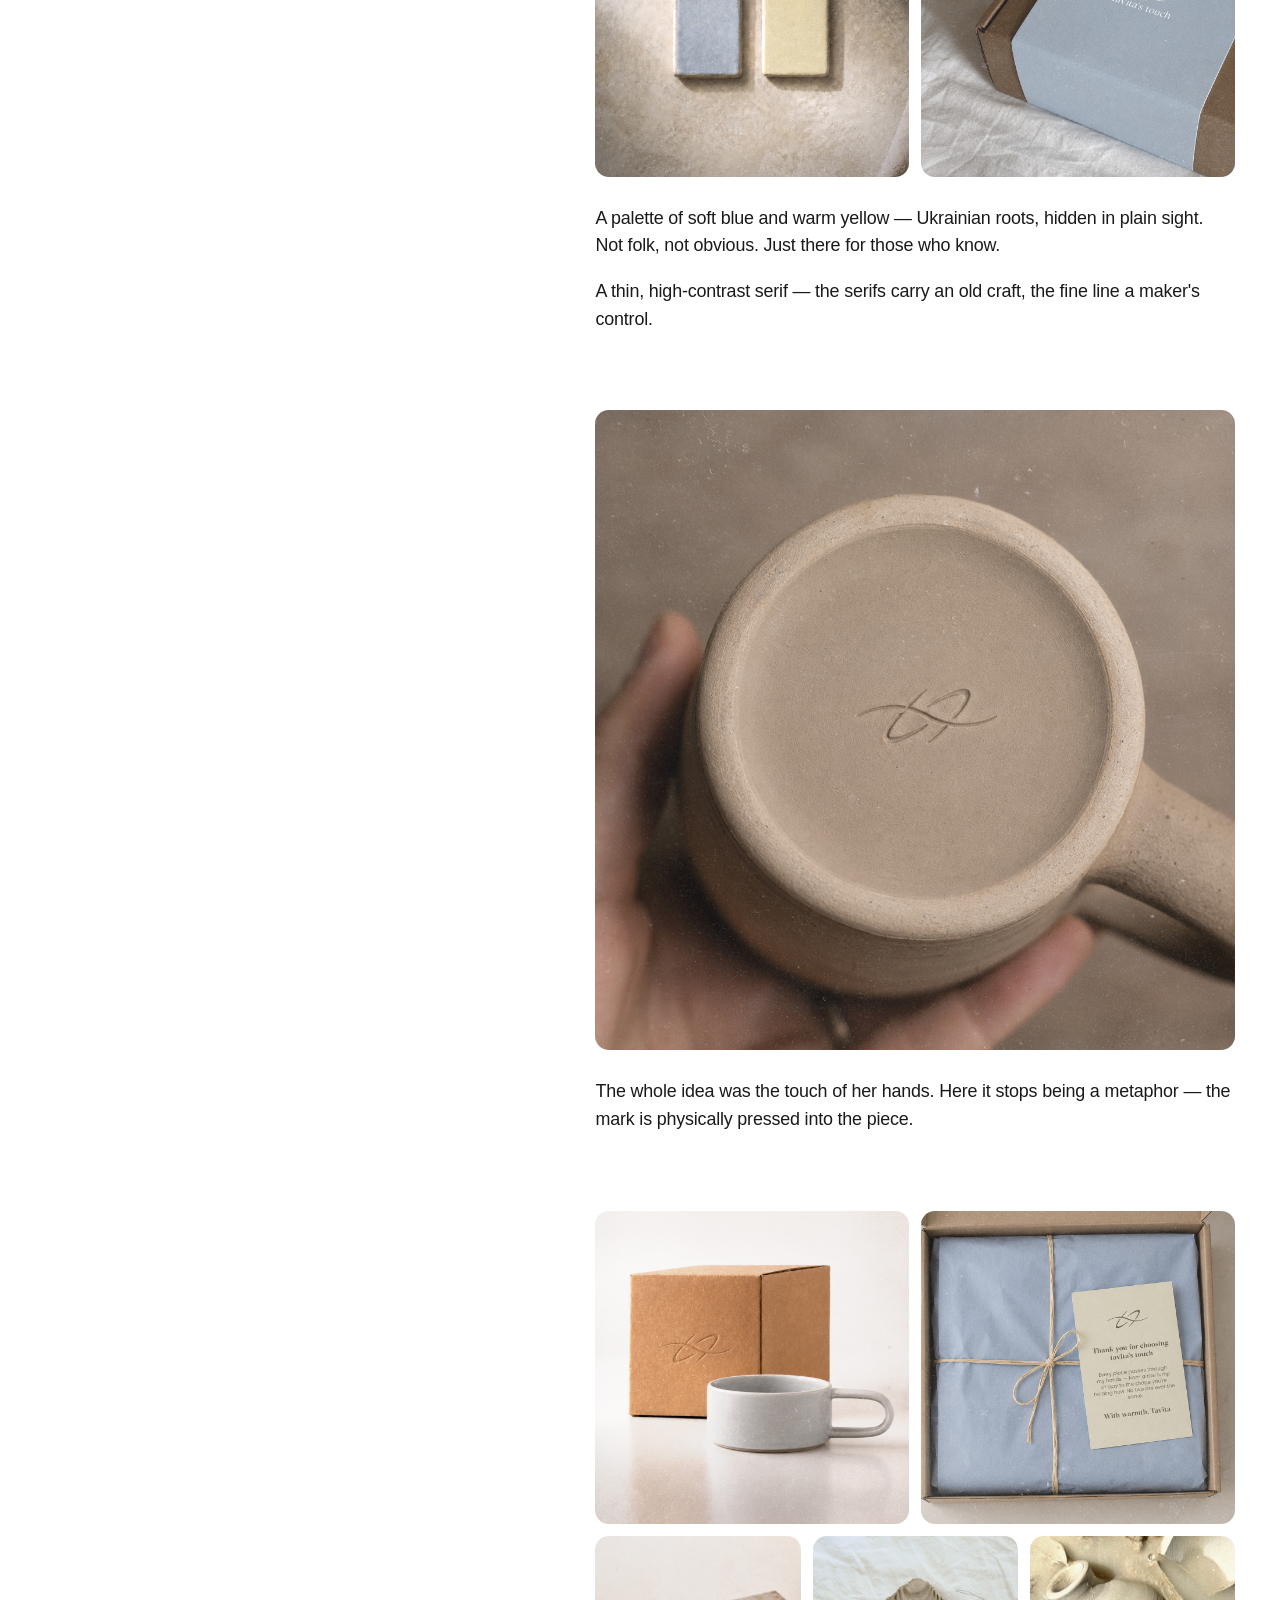
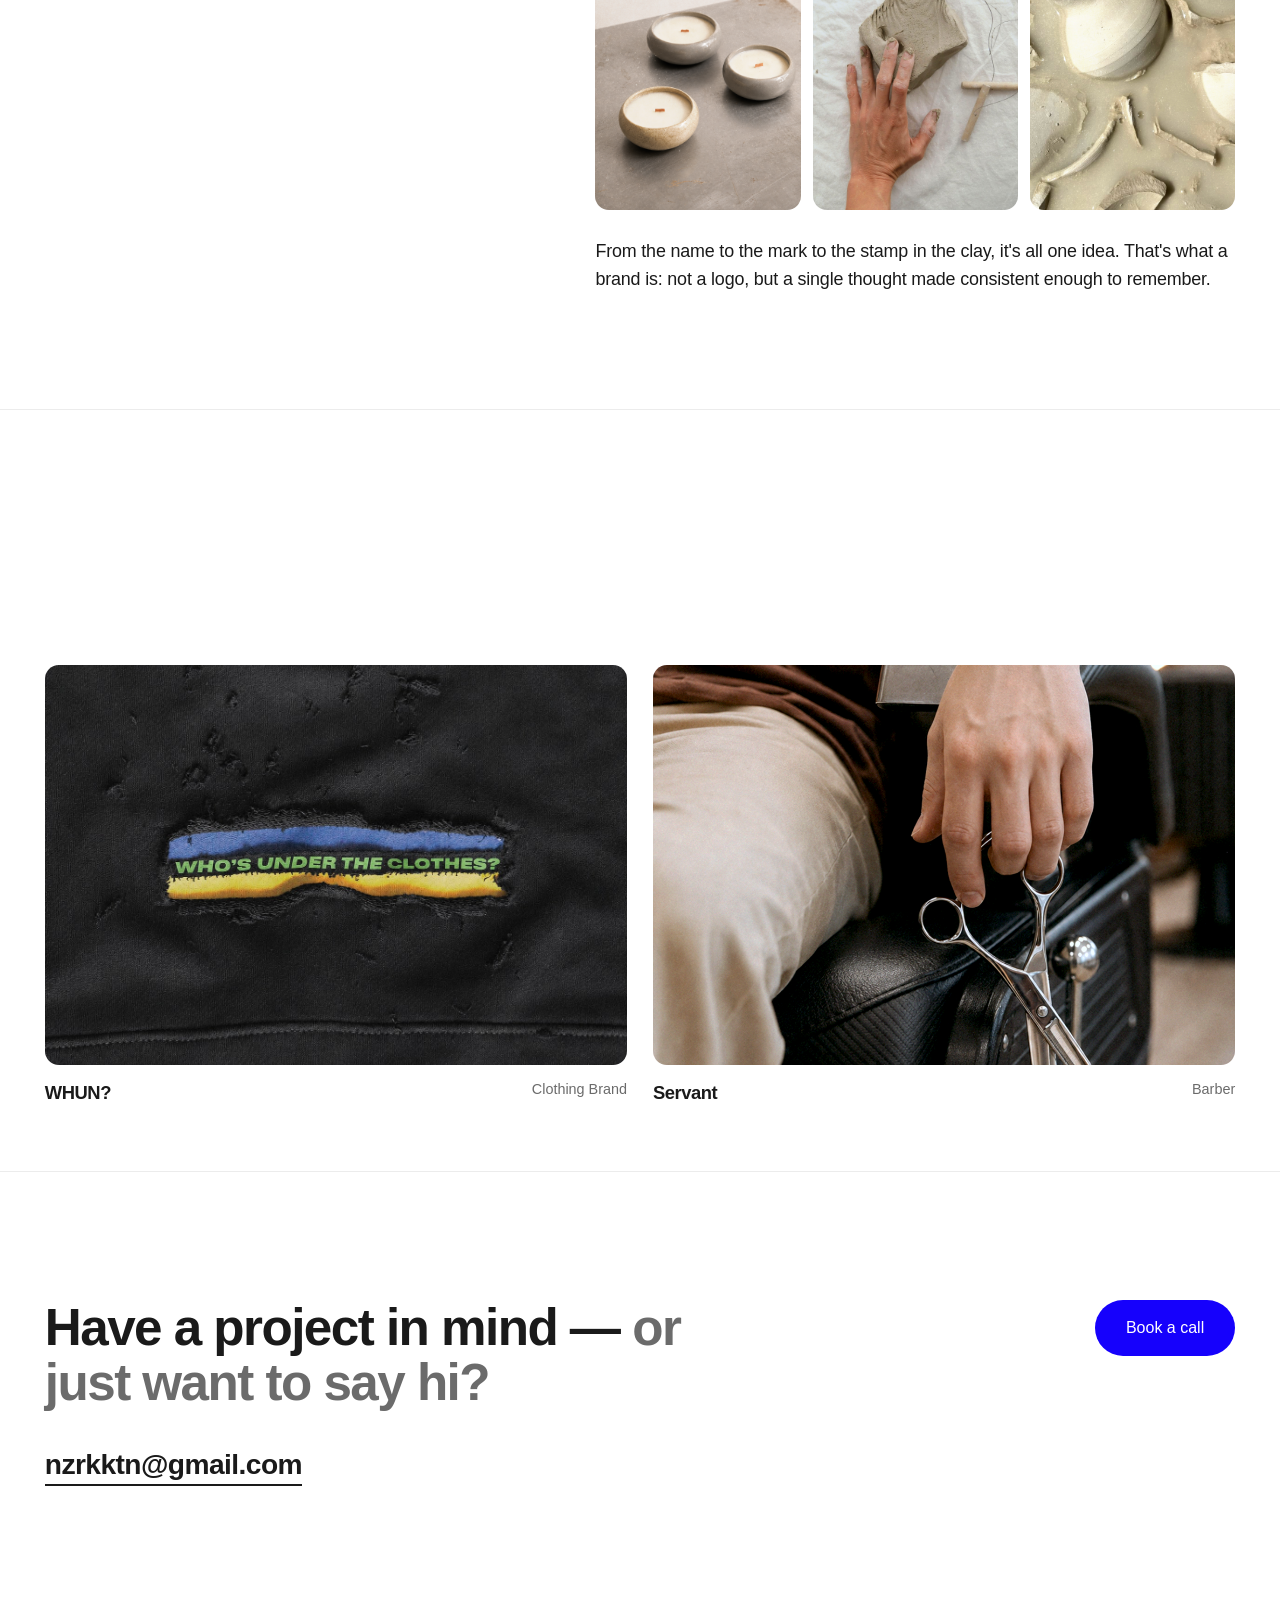
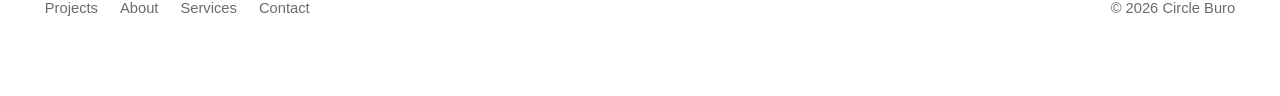
<file: tavitas-touch.html>
<!DOCTYPE html>
<html lang="en">
<head>
<!-- Google Tag Manager -->
<script>(function(w,d,s,l,i){w[l]=w[l]||[];w[l].push({'gtm.start':
new Date().getTime(),event:'gtm.js'});var f=d.getElementsByTagName(s)[0],
j=d.createElement(s),dl=l!='dataLayer'?'&l='+l:'';j.async=true;j.src=
'https://www.googletagmanager.com/gtm.js?id='+i+dl;f.parentNode.insertBefore(j,f);
})(window,document,'script','dataLayer','GTM-KVLB76PC');</script>
<!-- End Google Tag Manager -->
<meta charset="UTF-8">
<script>document.documentElement.setAttribute("data-theme", localStorage.getItem("theme") || (matchMedia("(prefers-color-scheme: dark)").matches ? "dark" : "light"));</script>
<meta name="viewport" content="width=device-width, initial-scale=1.0">
<title>Tavita's Touch</title>
<link rel="stylesheet" href="style.css">
<link rel="icon" type="image/svg+xml" href="images/favicon.svg">
<link rel="icon" href="favicon.ico" sizes="any">
<link rel="icon" href="images/favicon-16.png" type="image/png" sizes="16x16">
<link rel="icon" href="images/favicon-32.png" type="image/png" sizes="32x32">
<link rel="icon" href="images/android-chrome-192x192.png" type="image/png" sizes="192x192">
<link rel="icon" href="images/android-chrome-512x512.png" type="image/png" sizes="512x512">
<link rel="apple-touch-icon" href="images/apple-touch-icon.png">
</head>
<body data-case-file="content/case-tavitas.json">
<!-- Google Tag Manager (noscript) -->
<noscript><iframe src="https://www.googletagmanager.com/ns.html?id=GTM-KVLB76PC"
height="0" width="0" style="display:none;visibility:hidden"></iframe></noscript>
<!-- End Google Tag Manager (noscript) -->

<div class="case">
  <div class="case-nav">
    <nav class="topnav">
      <a class="site-logo" href="index.html">
        <img class="logo-light" src="images/circle-buro-logo-black.png" alt="Circle Buro">
        <img class="logo-dark" src="images/circle-buro-logo-white.png" alt="Circle Buro">
      </a>
      <button class="menu-btn" aria-label="Menu"><span></span><span></span><span></span></button>
      <ul>
        <li><a href="index.html">Home</a></li>
        <li><a href="about.html">About</a></li>
        <li><a href="projects.html">Projects</a></li>
        <li><a href="services.html">Services</a></li>
        <li><a href="contact.html">Contact</a></li>
      </ul>
      <button class="theme-btn" aria-label="Toggle theme">
        <svg class="icon-sun" viewBox="0 0 24 24" fill="none" stroke="currentColor" stroke-width="2" stroke-linecap="round"><circle cx="12" cy="12" r="4"/><path d="M12 2v2M12 20v2M4.9 4.9l1.4 1.4M17.7 17.7l1.4 1.4M2 12h2M20 12h2M4.9 19.1l1.4-1.4M17.7 6.3l1.4-1.4"/></svg>
        <svg class="icon-moon" viewBox="0 0 24 24" fill="none" stroke="currentColor" stroke-width="2" stroke-linecap="round" stroke-linejoin="round"><path d="M21 12.79A9 9 0 1 1 11.21 3 7 7 0 0 0 21 12.79z"/></svg>
      </button>
    </nav>
  </div>

  <div class="case-top">
    <!-- LEFT: sticky title + meta -->
    <div class="case-left">
      <h1 class="case-title"><span data-c="case.title">Tavita's Touch</span><sup>®</sup></h1>
      <div class="case-intro" data-rich="case.intro"></div>
      <ul class="case-meta">
        <li><span class="k">Year</span><span class="v" data-c="case.meta.year">07.25</span></li>
        <li><span class="k">Scope</span><span class="v" data-c="case.meta.scope">Positioning, Brand identity</span></li>
        <li><span class="k">Timeline</span><span class="v" data-c="case.meta.timeline">9 weeks</span></li>
        <li><span class="k">Live project</span><span class="v"><a class="preview" href="#" data-live>Preview +</a></span></li>
      </ul>
    </div>

    <!-- RIGHT: blocks (text/image, any order) rendered from content/*.json -->
    <div class="case-right" data-blocks></div>
  </div>
</div>

<!-- MORE PROJECTS -->
<section class="more">
  <h2 class="rv">More projects.</h2>
  <div class="row" data-more></div>
</section>

<!-- BIG FOOTER — Bungee-style, so the scroll ends somewhere logical -->
<footer class="big-foot">
  <div class="bf-grid">
    <div class="rv">
      <h2><span data-c="footer.headline">Have a project in mind —</span> <span class="muted" data-c="footer.sub">or just want to say hi?</span></h2>
      <a class="bf-mail" href="mailto:hello@nazarkokoten.com" data-mail>hello@nazarkokoten.com</a>
    </div>
    <div class="bf-right rv" style="--d:.08s">
      <a class="btn solid" href="contact.html" data-c="footer.cta">Book a call</a>
    </div>
  </div>
  <div class="bf-bottom">
    <div class="links">
      <a href="projects.html">Projects</a>
      <a href="about.html">About</a>
      <a href="services.html">Services</a>
      <a href="contact.html">Contact</a>
    </div>
    <span data-c="site.copyright">© 2026 Circle Buro</span>
  </div>
</footer>

<script src="script.js"></script>
</body>
</html>
</file>
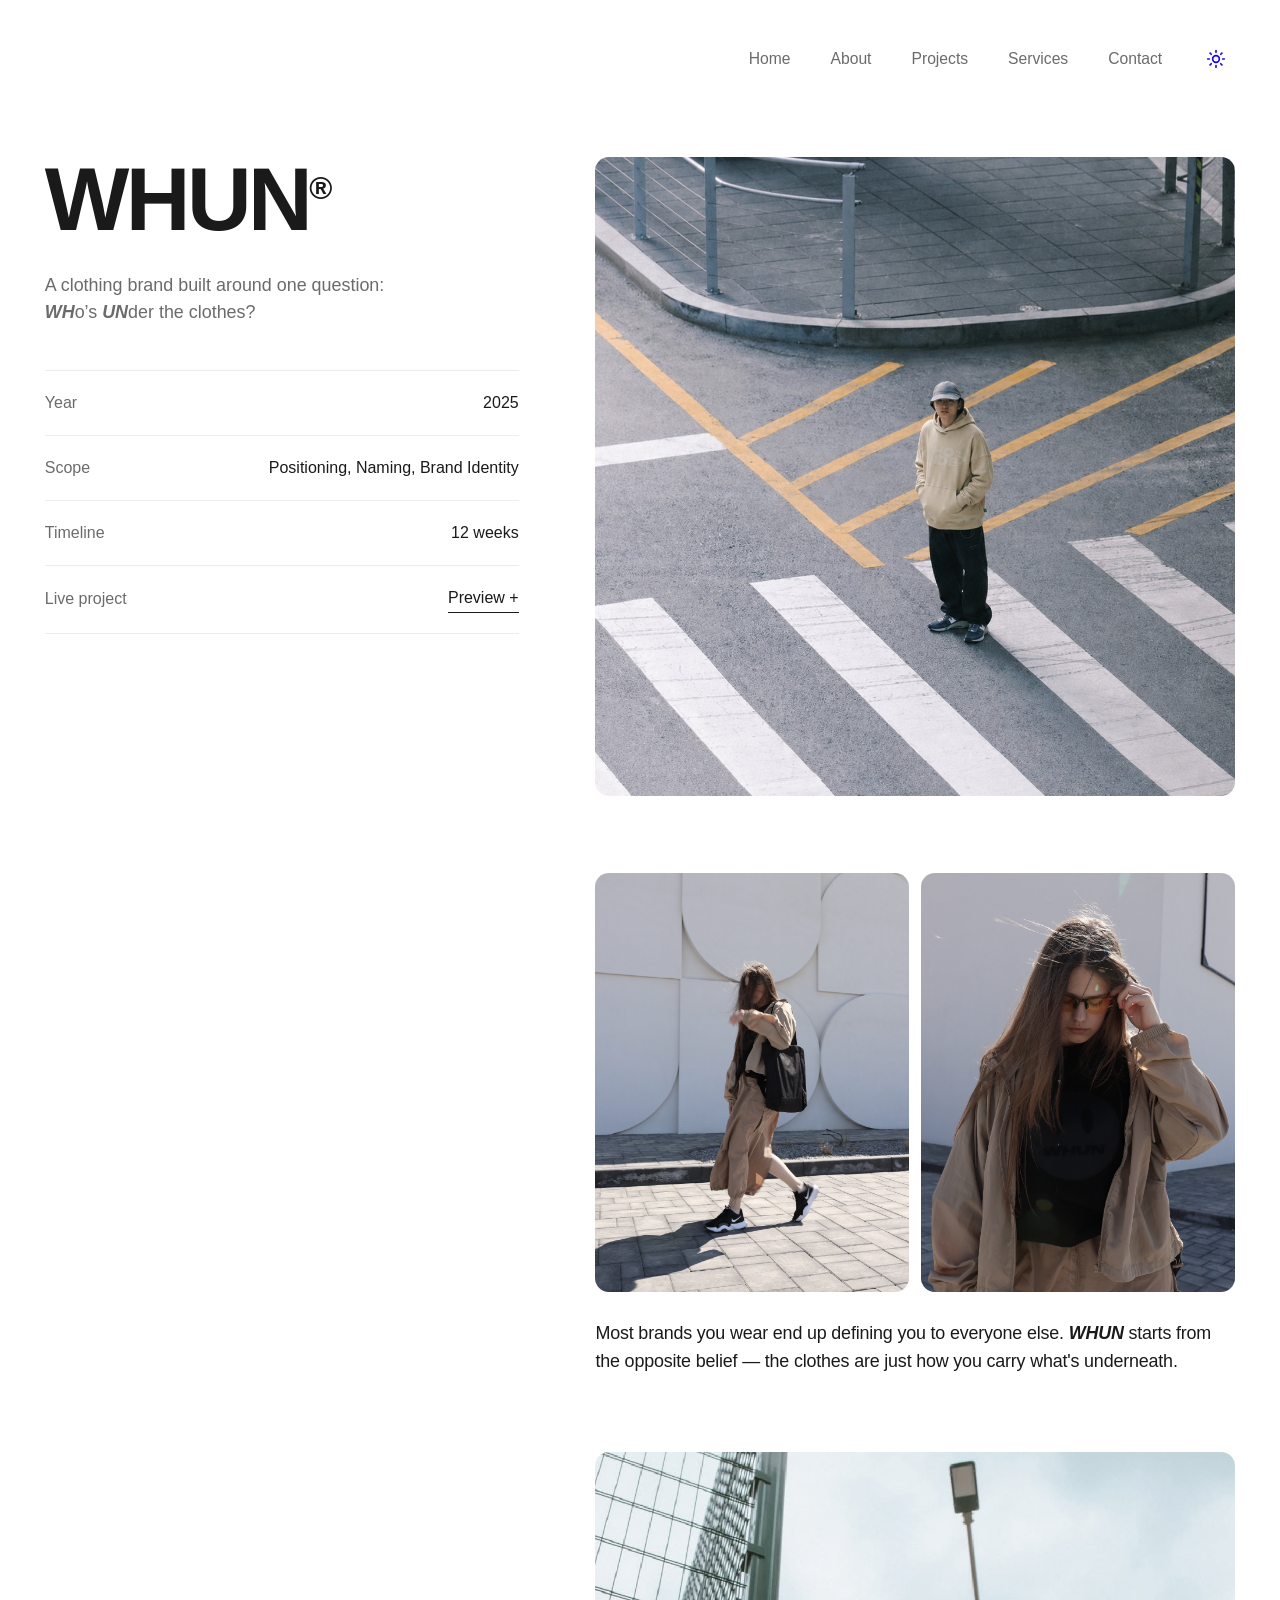
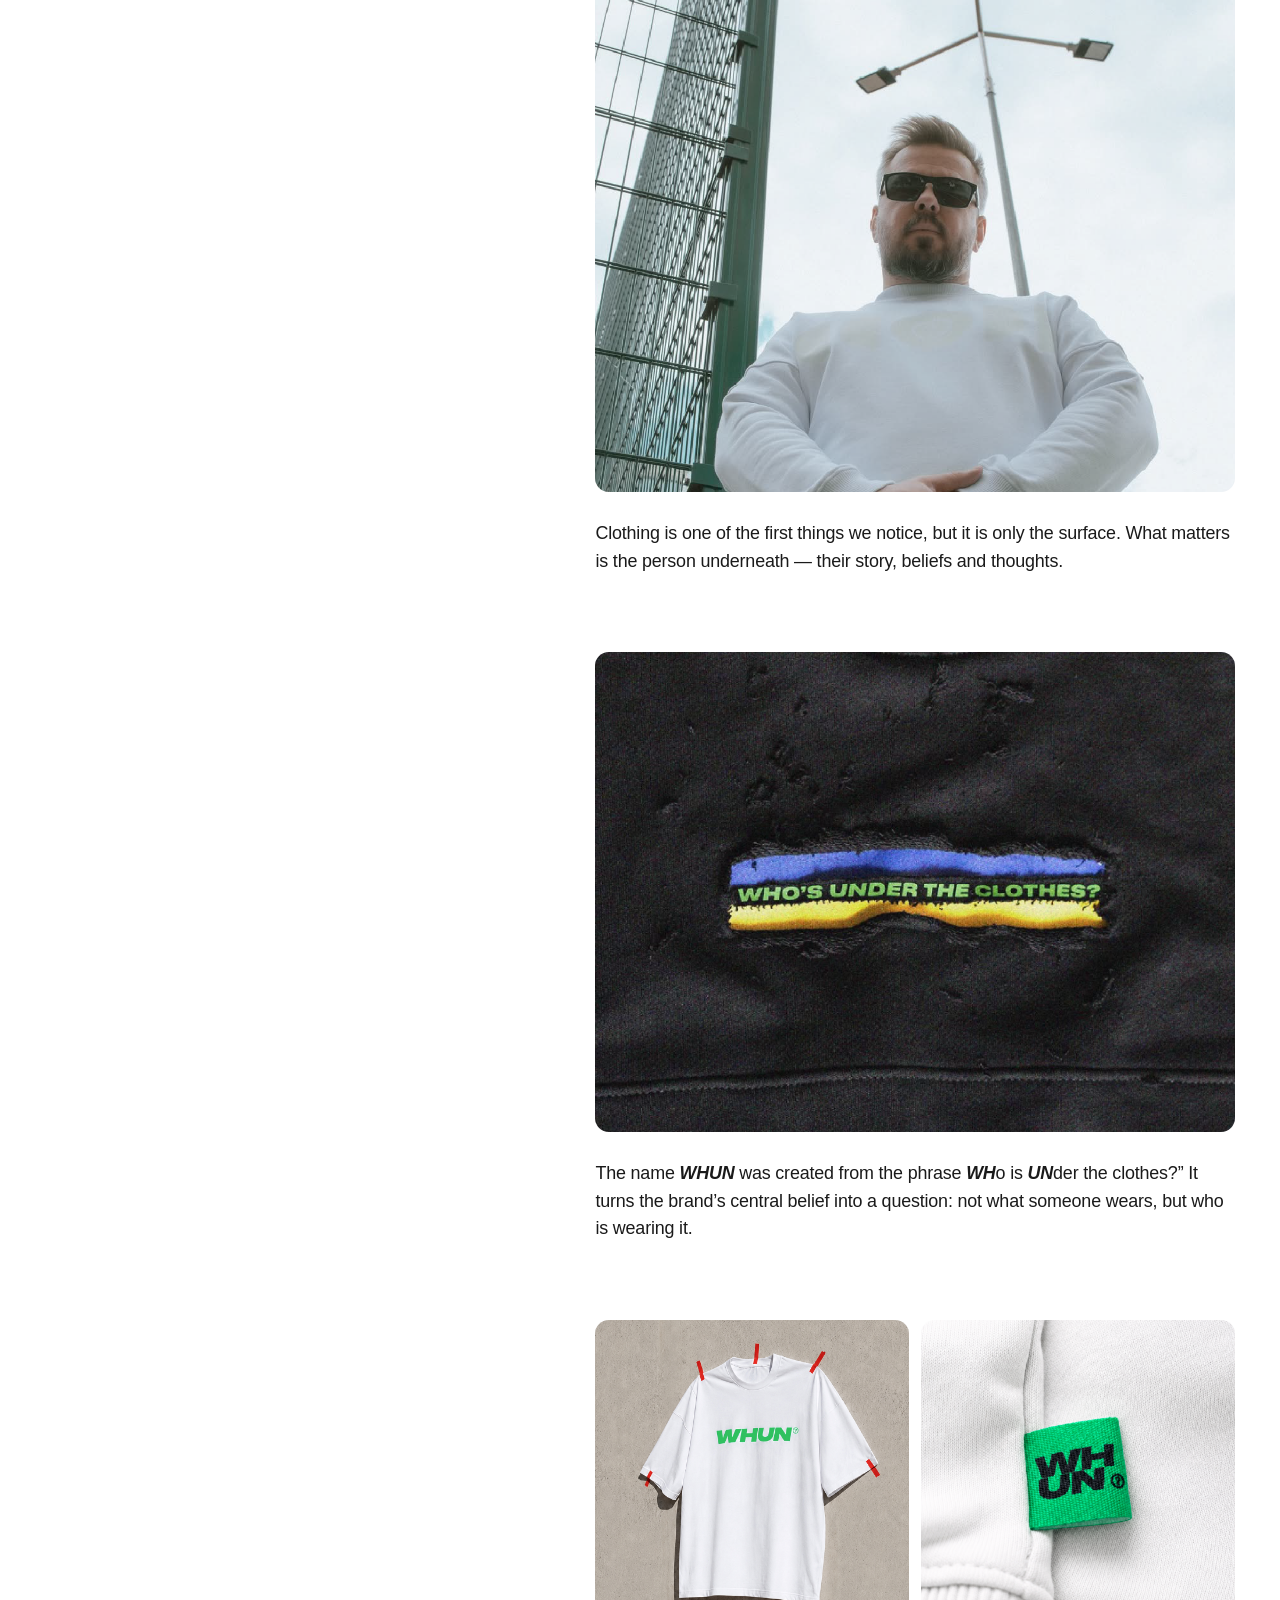
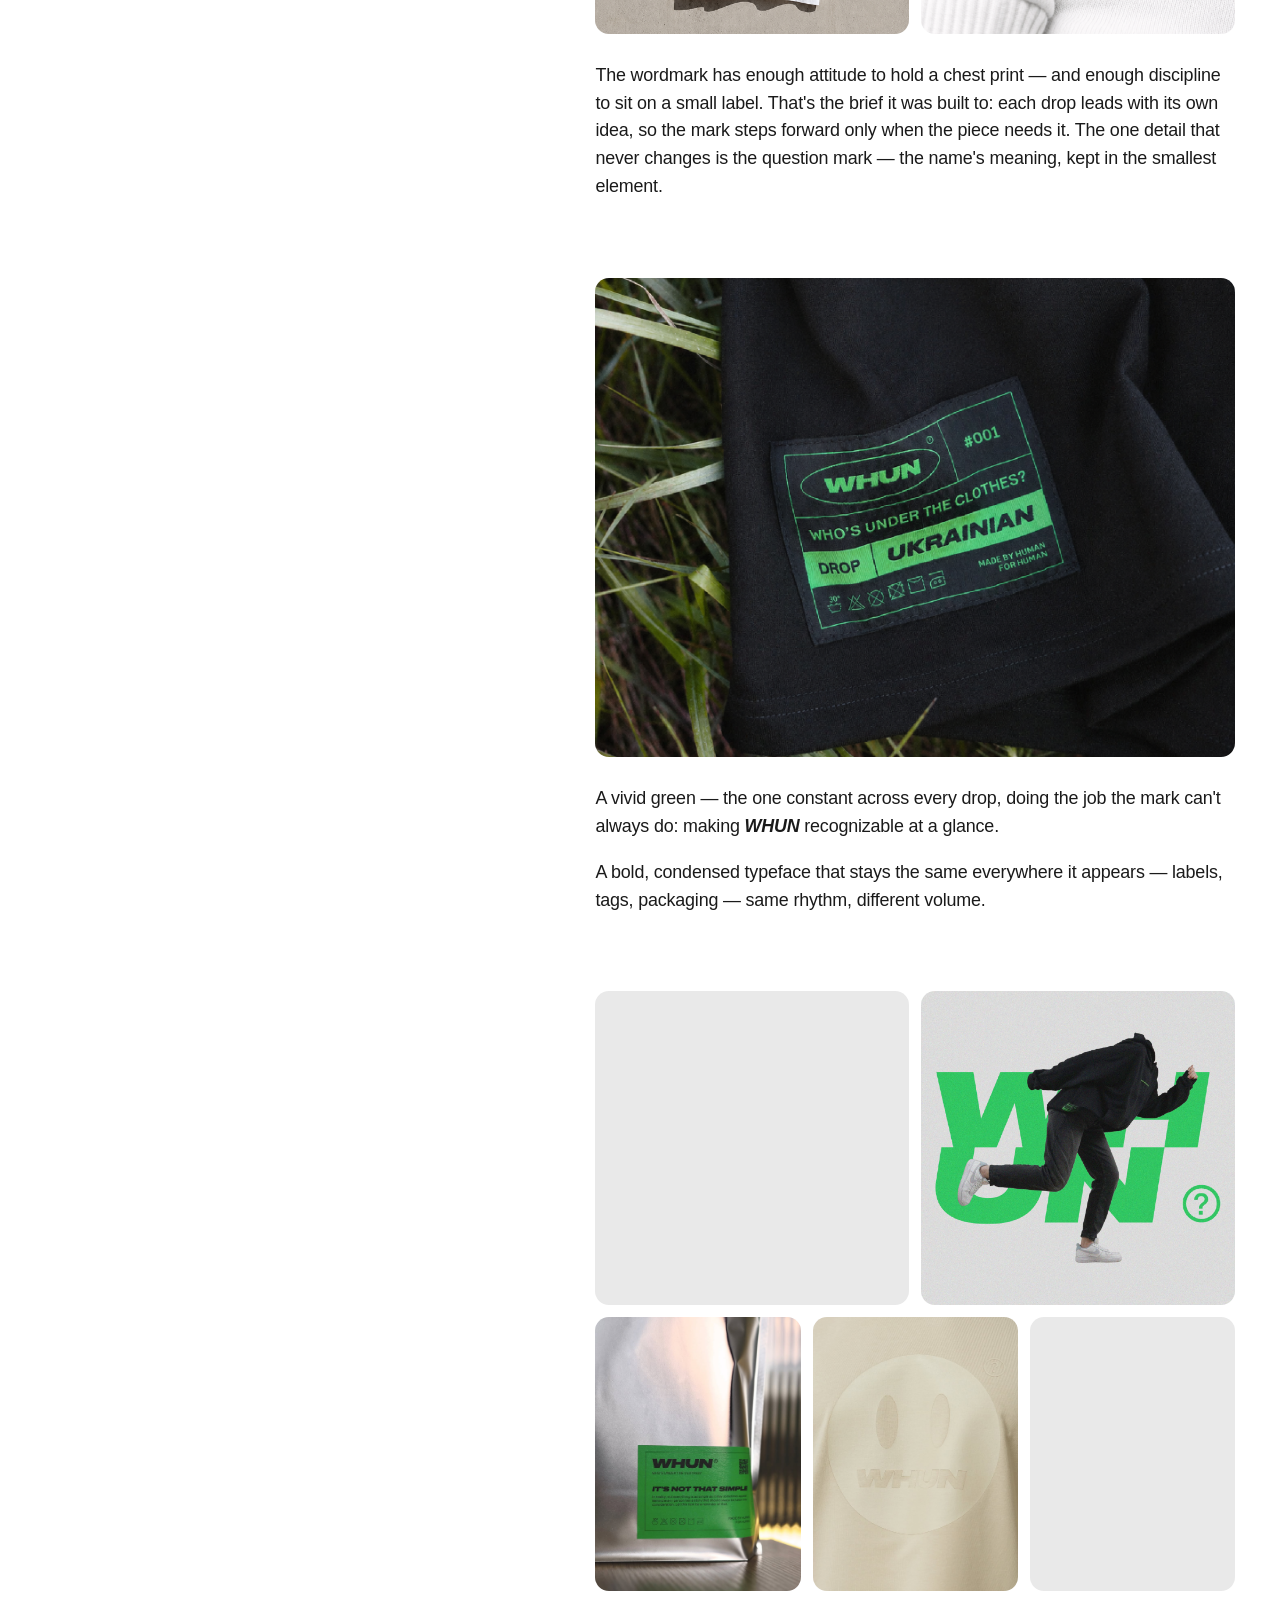
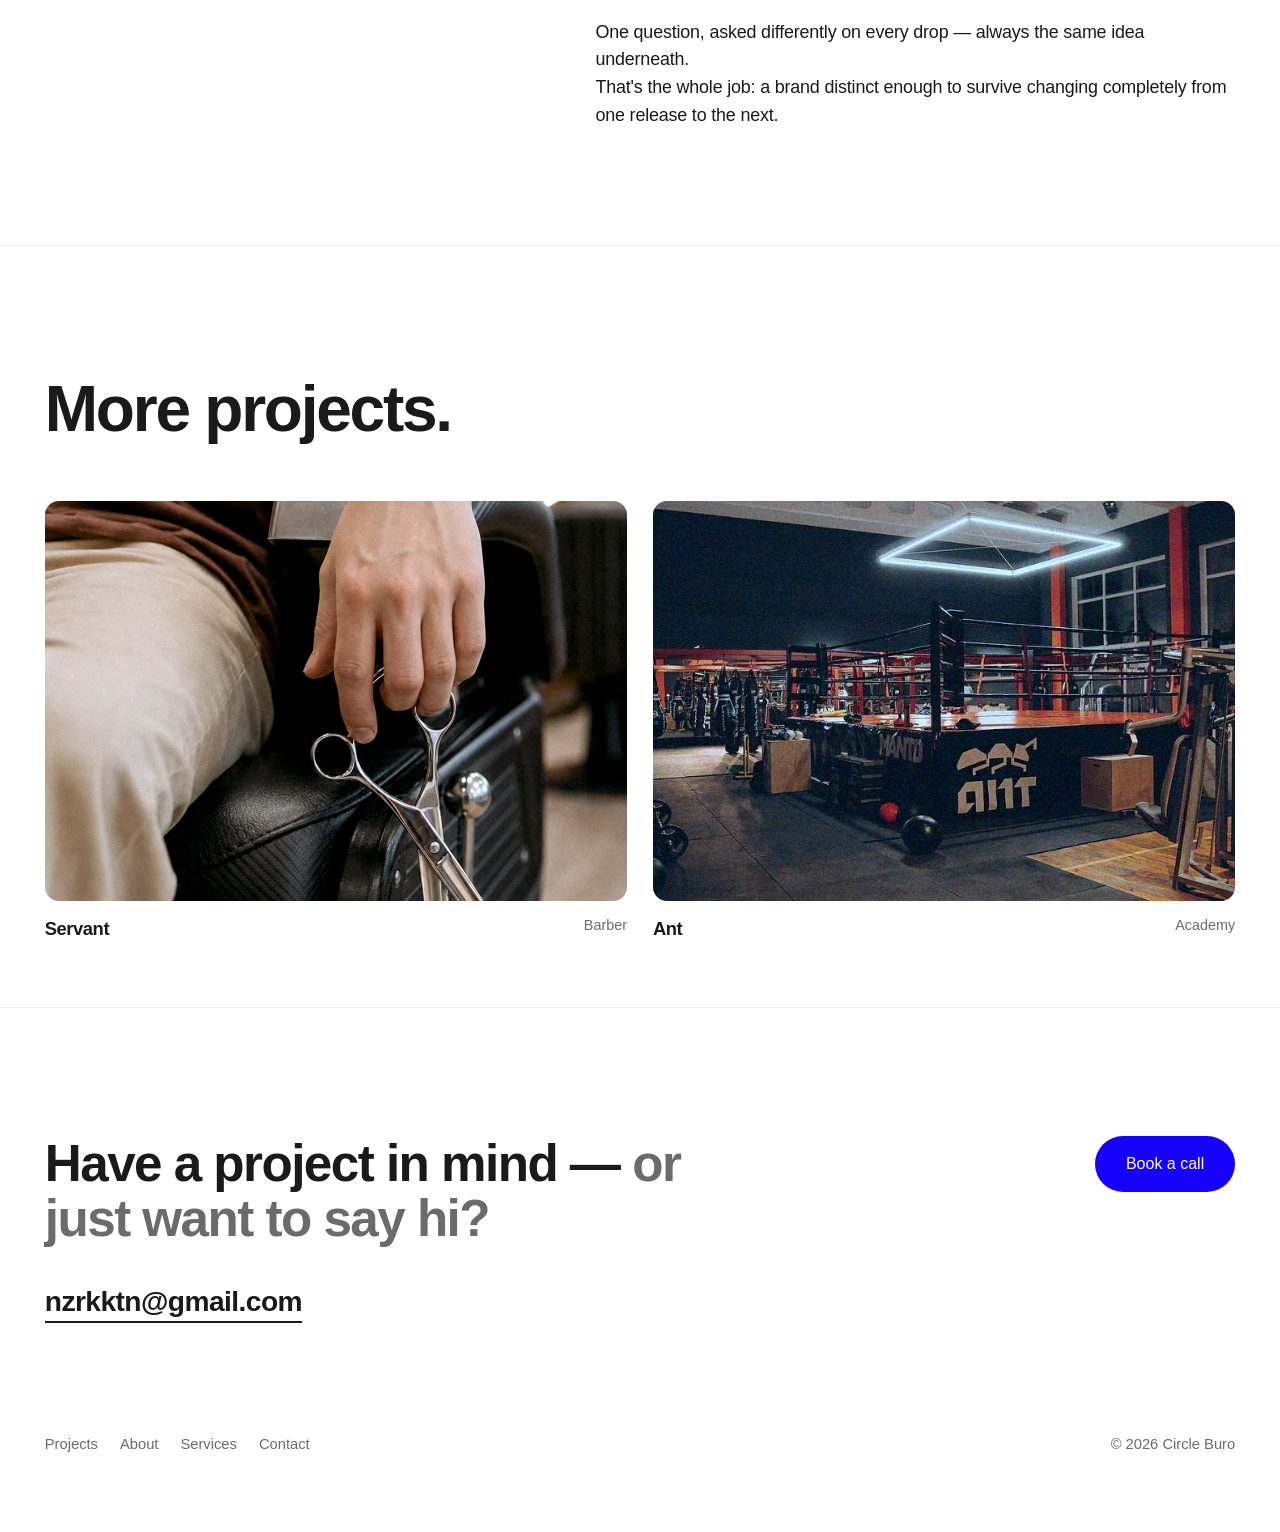
<file: whun.html>
<!DOCTYPE html>
<html lang="en">
<head>
<!-- Google Tag Manager -->
<script>(function(w,d,s,l,i){w[l]=w[l]||[];w[l].push({'gtm.start':
new Date().getTime(),event:'gtm.js'});var f=d.getElementsByTagName(s)[0],
j=d.createElement(s),dl=l!='dataLayer'?'&l='+l:'';j.async=true;j.src=
'https://www.googletagmanager.com/gtm.js?id='+i+dl;f.parentNode.insertBefore(j,f);
})(window,document,'script','dataLayer','GTM-KVLB76PC');</script>
<!-- End Google Tag Manager -->
<meta charset="UTF-8">
<script>document.documentElement.setAttribute("data-theme", localStorage.getItem("theme") || (matchMedia("(prefers-color-scheme: dark)").matches ? "dark" : "light"));</script>
<meta name="viewport" content="width=device-width, initial-scale=1.0">
<title>WHUN</title>
<link rel="stylesheet" href="style.css">
<link rel="icon" type="image/svg+xml" href="images/favicon.svg">
<link rel="icon" href="favicon.ico" sizes="any">
<link rel="icon" href="images/favicon-16.png" type="image/png" sizes="16x16">
<link rel="icon" href="images/favicon-32.png" type="image/png" sizes="32x32">
<link rel="icon" href="images/android-chrome-192x192.png" type="image/png" sizes="192x192">
<link rel="icon" href="images/android-chrome-512x512.png" type="image/png" sizes="512x512">
<link rel="apple-touch-icon" href="images/apple-touch-icon.png">
</head>
<body data-case-file="content/case-whun.json">
<!-- Google Tag Manager (noscript) -->
<noscript><iframe src="https://www.googletagmanager.com/ns.html?id=GTM-KVLB76PC"
height="0" width="0" style="display:none;visibility:hidden"></iframe></noscript>
<!-- End Google Tag Manager (noscript) -->

<div class="case">
  <div class="case-nav">
    <nav class="topnav">
      <a class="site-logo" href="index.html">
        <img class="logo-light" src="images/circle-buro-logo-black.png" alt="Circle Buro">
        <img class="logo-dark" src="images/circle-buro-logo-white.png" alt="Circle Buro">
      </a>
      <button class="menu-btn" aria-label="Menu"><span></span><span></span><span></span></button>
      <ul>
        <li><a href="index.html">Home</a></li>
        <li><a href="about.html">About</a></li>
        <li><a href="projects.html">Projects</a></li>
        <li><a href="services.html">Services</a></li>
        <li><a href="contact.html">Contact</a></li>
      </ul>
      <button class="theme-btn" aria-label="Toggle theme">
        <svg class="icon-sun" viewBox="0 0 24 24" fill="none" stroke="currentColor" stroke-width="2" stroke-linecap="round"><circle cx="12" cy="12" r="4"/><path d="M12 2v2M12 20v2M4.9 4.9l1.4 1.4M17.7 17.7l1.4 1.4M2 12h2M20 12h2M4.9 19.1l1.4-1.4M17.7 6.3l1.4-1.4"/></svg>
        <svg class="icon-moon" viewBox="0 0 24 24" fill="none" stroke="currentColor" stroke-width="2" stroke-linecap="round" stroke-linejoin="round"><path d="M21 12.79A9 9 0 1 1 11.21 3 7 7 0 0 0 21 12.79z"/></svg>
      </button>
    </nav>
  </div>

  <div class="case-top">
    <!-- LEFT: sticky title + meta -->
    <div class="case-left">
      <h1 class="case-title"><span data-c="case.title">WHUN</span><sup>®</sup></h1>
      <div class="case-intro" data-rich="case.intro"></div>
      <ul class="case-meta">
        <li><span class="k">Year</span><span class="v" data-c="case.meta.year">07.25</span></li>
        <li><span class="k">Scope</span><span class="v" data-c="case.meta.scope">Positioning, Brand identity</span></li>
        <li><span class="k">Timeline</span><span class="v" data-c="case.meta.timeline">9 weeks</span></li>
        <li><span class="k">Live project</span><span class="v"><a class="preview" href="#" data-live>Preview +</a></span></li>
      </ul>
    </div>

    <!-- RIGHT: blocks (text/image, any order) rendered from content/*.json -->
    <div class="case-right" data-blocks></div>
  </div>
</div>

<!-- MORE PROJECTS -->
<section class="more">
  <h2 class="rv">More projects.</h2>
  <div class="row" data-more></div>
</section>

<!-- BIG FOOTER — Bungee-style, so the scroll ends somewhere logical -->
<footer class="big-foot">
  <div class="bf-grid">
    <div class="rv">
      <h2><span data-c="footer.headline">Have a project in mind —</span> <span class="muted" data-c="footer.sub">or just want to say hi?</span></h2>
      <a class="bf-mail" href="mailto:hello@nazarkokoten.com" data-mail>hello@nazarkokoten.com</a>
    </div>
    <div class="bf-right rv" style="--d:.08s">
      <a class="btn solid" href="contact.html" data-c="footer.cta">Book a call</a>
    </div>
  </div>
  <div class="bf-bottom">
    <div class="links">
      <a href="projects.html">Projects</a>
      <a href="about.html">About</a>
      <a href="services.html">Services</a>
      <a href="contact.html">Contact</a>
    </div>
    <span data-c="site.copyright">© 2026 Circle Buro</span>
  </div>
</footer>

<script src="script.js"></script>
</body>
</html>
</file>
<file: style.css>
/* ————————————————————————————————
   Nazar Kokoten — Brand & Identity
   Axel-style split-screen.
   ———————————————————————————————— */

:root {
  --bg: #ffffff;
  --ink: #1a1a1a;
  --grey: #6b6b6b;
  --line: #ececec;
  --field: #fafafa;
  --field-line: #e2e2e2;
  --accent: #1601fc;          /* electric blue */
  --panel-text: #ffffff;
  --pill-bg: #f1f1f1;
  --pill-active: #e6e6e6;
  --radius: 22px;
  --pad: clamp(22px, 3.5vw, 56px);
  --ease: cubic-bezier(0.22, 1, 0.36, 1);
  --panel-w: 46vw;
  --panel-pad: clamp(20px, 2vw, 32px);
  --panel-inset: 34px;
}

[data-theme="dark"] {
  --bg: #121212;
  --ink: #f2f2f2;
  --grey: #9a9a9a;
  --line: #262626;
  --field: #1c1c1c;
  --field-line: #2c2c2c;
  --accent: #4636ff;          /* lifted for dark bg */
  --pill-bg: #1e1e1e;
  --pill-active: #2a2a2a;
  --panel-text: #ffffff;
}

* { margin: 0; padding: 0; box-sizing: border-box; }
html { scroll-behavior: smooth; }

body {
  background: var(--bg);
  color: var(--ink);
  font-family: "Helvetica Neue", Helvetica, Arial, sans-serif;
  font-size: 16px;
  line-height: 1.5;
  -webkit-font-smoothing: antialiased;
  transition: background 0.4s var(--ease), color 0.4s var(--ease);
}

a { color: inherit; text-decoration: none; }
img { display: block; max-width: 100%; }
::selection { background: var(--accent); color: #fff; }

/* ——————— SPLIT LAYOUT ——————— */

.split {
  display: grid;
  grid-template-columns: var(--panel-w) 1fr;
  min-height: 100vh;
}

.panel {
  position: sticky;
  top: 0;
  height: 100vh;
  padding: var(--panel-pad);
}
.panel-inner {
  position: relative;
  height: 100%;
  border-radius: var(--radius);
  overflow: hidden;
  background: #e9e9e9;
  color: var(--panel-text);
}
[data-theme="dark"] .panel-inner { background: #222; }

.site-logo { display: inline-block; line-height: 0; margin-right: auto; }
.site-logo img { display: block; height: 38px; width: auto; }
.site-logo .logo-dark { display: none; }
[data-theme="dark"] .site-logo .logo-light { display: none; }
[data-theme="dark"] .site-logo .logo-dark { display: block; }

.content {
  padding: clamp(28px, 4vw, 72px) var(--pad) clamp(20px, 2vw, 32px);
  display: flex;
  flex-direction: column;
  min-height: 100vh;
}

/* ——————— NAV ——————— */

.topnav {
  display: flex;
  align-items: center;
  justify-content: flex-end;
  gap: 18px;
  margin-bottom: clamp(40px, 8vw, 96px);
}
.topnav ul { display: flex; gap: 6px; list-style: none; }
.topnav a {
  display: inline-block;
  padding: 9px 17px;
  border-radius: 999px;
  font-size: 0.98rem;
  color: var(--grey);
  transition: background 0.25s var(--ease), color 0.25s var(--ease);
}
.topnav a:hover { color: var(--ink); }
.topnav a[aria-current="page"] { background: none; color: var(--accent); font-weight: 600; }

.theme-btn {
  width: 38px; height: 38px;
  border: 0; border-radius: 999px;
  background: transparent;
  cursor: pointer;
  color: var(--accent);
  display: grid; place-items: center;
  transition: background 0.25s;
}
.theme-btn:hover { background: var(--pill-bg); }
.theme-btn svg { width: 20px; height: 20px; }

/* sun in light, moon in dark */
.icon-moon { display: none; }
[data-theme="dark"] .icon-sun { display: none; }
[data-theme="dark"] .icon-moon { display: block; }

/* logo overlaid on the panel photo; theme toggle stays in the nav on desktop */
.panel-topbar {
  display: flex; align-items: center; justify-content: space-between;
  position: absolute; top: var(--panel-inset); left: var(--panel-inset); right: var(--panel-inset); z-index: 5;
}
.panel-logo img { display: block; height: 44px; width: auto; }
.topnav > .site-logo { display: none; }

/* some mobile panel crops put this corner over a bright window in the
   photo, where the white mark disappears — swap to the black mark there only */
.panel-logo .pl-black { display: none; }

/* pages without a photo panel (Services) still need the logo somewhere —
   pin it in the same top-left spot the panel-topbar logo occupies
   elsewhere, so it doesn't relocate when navigating between pages */
.page-logo {
  position: absolute;
  top: calc(var(--panel-pad) + var(--panel-inset));
  left: calc(var(--panel-pad) + var(--panel-inset));
  z-index: 5;
  display: inline-block; line-height: 0;
}
.page-logo img { display: block; height: 44px; width: auto; }
.page-logo .logo-dark { display: none; }
[data-theme="dark"] .page-logo .logo-light { display: none; }
[data-theme="dark"] .page-logo .logo-dark { display: block; }
.panel-topbar .panel-theme-btn { display: none; }
.panel-theme-btn {
  width: 40px; height: 40px;
  background: transparent;
  color: #fff;
}
.panel-theme-btn:hover,
.panel-theme-btn:focus,
.panel-theme-btn:active { background: transparent; }

.menu-btn { display: none; }

/* ——————— TYPE ——————— */

h1, h2, h3 { font-weight: 600; letter-spacing: -0.025em; }

.display {
  font-size: clamp(2.6rem, 5.2vw, 4.6rem);
  line-height: 1.02;
  letter-spacing: -0.035em;
}
.display .muted, .muted { color: var(--grey); }

.h-big { font-size: clamp(2.4rem, 5vw, 4rem); line-height: 1.02; letter-spacing: -0.035em; }

.body-lg { font-size: clamp(1.05rem, 1.35vw, 1.2rem); color: var(--grey); line-height: 1.55; max-width: 34em; white-space: pre-line; }
.body-lg strong { color: var(--ink); font-weight: 600; }
.body-lg + .body-lg { margin-top: 1.15em; }

.badge {
  display: inline-flex;
  align-items: center;
  gap: 9px;
  padding: 7px 15px 7px 13px;
  border-radius: 999px;
  background: color-mix(in srgb, #2f9e44 14%, transparent);
  color: #2f9e44;
  font-size: 0.9rem;
  font-weight: 500;
}
.badge::before {
  content: "";
  width: 7px; height: 7px; border-radius: 50%;
  background: #2f9e44;
  animation: pulse 2.4s ease-in-out infinite;
}
@keyframes pulse { 0%,100%{opacity:1} 50%{opacity:.35} }

/* ——————— BUTTONS ——————— */

.btns { display: flex; gap: 12px; flex-wrap: wrap; }
.btn {
  display: inline-block;
  padding: 15px 30px;
  border-radius: 999px;
  font-size: 1rem;
  border: 1px solid transparent;
  transition: transform 0.25s var(--ease), background 0.25s, color 0.25s;
}
.btn:active { transform: scale(0.97); }
.btn.solid { background: var(--accent); color: #fff; }
.btn.solid:hover { background: #000; }
.btn.soft { background: var(--pill-bg); color: var(--ink); }
.btn.soft:hover { background: var(--pill-active); }

/* ——————— HERO (home) ——————— */

.hero-block { margin-top: 4vh; margin-bottom: 40px; }
.hero-block .badge { margin-bottom: 44px; }
.hero-block h1 { margin-bottom: 56px; max-width: 12em; }

/* ——————— SLIDER (left panel) ——————— */

.slides { position: absolute; inset: 0; }
.slide {
  position: absolute; inset: 0;
  opacity: 0;
  pointer-events: none;
  transition: opacity 0.7s var(--ease);
}
.slide.active { opacity: 1; pointer-events: auto; }
.slide-link { position: absolute; inset: 0; display: block; overflow: hidden; }
a.slide-link { cursor: pointer; }
.slide .fill {
  position: absolute; inset: 0;
  display: flex; align-items: center; justify-content: center;
  font-size: 0.8rem; letter-spacing: 0.05em;
  color: rgba(255,255,255,0.65);
  transition: transform 1.4s var(--ease), filter 1.4s var(--ease);
}
/* the scale/blur/logo hover reveal is a home-page-only flourish —
   Projects drives the photo from the list instead, so it stays still */
body:not(.projects-page) a.slide-link:hover .fill,
body:not(.projects-page) a.slide-link:focus-visible .fill {
  transform: scale(1.08);
  filter: blur(6px);
}
.slide .fill { background: #e9e9e9; }
[data-theme="dark"] .slide .fill { background: #222; }

.slide-logo {
  position: absolute; top: 50%; left: 50%;
  transform: translate(-50%, -50%);
  z-index: 3;
  max-width: 38%;
  max-height: 24%;
  object-fit: contain;
  opacity: 0;
  transition: opacity 0.9s var(--ease) 0.2s;
  pointer-events: none;
}
.slide-logo-text {
  font-size: 1.6rem;
  font-weight: 700;
  letter-spacing: -0.01em;
  color: #fff;
  white-space: nowrap;
}
body:not(.projects-page) a.slide-link:hover .slide-logo,
body:not(.projects-page) a.slide-link:focus-visible .slide-logo {
  opacity: 1;
}

/* caption sits above the dots row — extra bottom padding prevents overlap */
.slide .caption {
  position: absolute;
  left: 0; right: 0; bottom: 0;
  z-index: 2;
  padding: 34px 100px var(--panel-inset) var(--panel-inset);
}
/* when dots sit below the caption (home slider), give them equal breathing
   room above and below instead of crowding the bottom edge */
.panel-inner:has(.dots) .slide .caption { padding-bottom: calc(var(--panel-inset) * 2 + 4px); }
.slide .caption h3 { font-size: 1.5rem; font-weight: 600; }
.slide .caption span { color: rgba(255,255,255,0.8); font-size: 0.98rem; }

.slider-arrow {
  position: absolute;
  right: var(--panel-inset); bottom: var(--panel-inset);
  z-index: 4;
  width: 48px; height: 48px;
  border-radius: 999px;
  border: 0;
  background: var(--accent);
  color: #fff;
  cursor: pointer;
  display: grid; place-items: center;
  font-size: 1.2rem;
  transition: background 0.25s;
}
.slider-arrow:hover { background: color-mix(in srgb, var(--accent) 80%, black); }

/* dots on their own row, below the caption */
.dots {
  position: absolute;
  left: var(--panel-inset); bottom: var(--panel-inset);
  z-index: 4;
  display: flex; gap: 8px;
}
.dot {
  position: relative;
  width: 26px; height: 4px; border-radius: 4px;
  background: color-mix(in srgb, var(--accent) 32%, transparent);
  border: 0; cursor: pointer; padding: 0;
  overflow: hidden;
}
.dot::after {
  content: '';
  position: absolute; inset: 0;
  background: var(--accent);
  transform: scaleX(0);
  transform-origin: left;
}
.dot.active::after { animation: dot-fill 4.5s linear forwards; }
.dot.done::after { transform: scaleX(1); }

@keyframes dot-fill {
  from { transform: scaleX(0); }
  to { transform: scaleX(1); }
}

/* ——————— ABOUT ——————— */

.about-copy { margin-top: auto; margin-bottom: 40px; }
.about-copy h1 { margin-bottom: 32px; }
.about-copy .body-lg { max-width: none; font-size: clamp(0.9rem, 1.15vw, 1.05rem); }
.about-copy .btns { margin-top: 36px; }

[data-tags] { display: contents; }
.tag-float {
  position: absolute;
  padding: 10px 20px;
  border-radius: 999px;
  background: rgba(255,255,255,0.16);
  backdrop-filter: blur(8px);
  color: #fff;
  font-size: 1rem;
  z-index: 3;
}
.tag-1 { top: 46%; left: 12%; }
.tag-2 { top: 58%; left: 46%; }
.tag-3 { top: 70%; left: 8%; }

.panel-quote {
  position: absolute;
  left: var(--panel-inset); bottom: var(--panel-inset);
  z-index: 3;
  max-width: 58%;
  font-style: italic;
  font-size: 1.15rem;
  line-height: 1.35;
  color: rgba(255,255,255,0.92);
}
.panel-socials {
  position: absolute;
  right: var(--panel-inset); bottom: var(--panel-inset);
  z-index: 3;
  display: flex; gap: 10px;
}
.panel-socials a {
  width: 40px; height: 40px; border-radius: 999px;
  background: rgba(0,0,0,0.28);
  display: grid; place-items: center;
  color: #fff; font-size: 0.9rem;
  transition: background 0.25s;
}
.panel-socials a:hover { background: rgba(0,0,0,0.5); }

/* ——————— PROJECTS list ——————— */

/* shared right-column wrapper on pages without a hero (Projects, Contact) */
.page-body { margin-top: auto; margin-bottom: clamp(40px, 6vw, 72px); }

.intro-lede { margin-bottom: clamp(40px, 6vw, 72px); }

.proj-list { list-style: none; }
.proj-row {
  display: grid;
  grid-template-columns: 1.4fr 1fr auto;
  align-items: center;
  gap: 20px;
  padding: 26px 4px;
  border-top: 1px solid var(--line);
  transition: padding-left 0.3s var(--ease);
}
.proj-list li:last-child .proj-row { border-bottom: 1px solid var(--line); }
.proj-row:hover { padding-left: 14px; }
.proj-row .name { font-size: 1.25rem; font-weight: 600; display: flex; align-items: center; gap: 12px; }
.new { font-size: 0.72rem; font-style: normal; color: #2f9e44; background: color-mix(in srgb,#2f9e44 14%,transparent); padding: 3px 9px; border-radius: 999px; font-weight: 600; letter-spacing: 0.03em; }
.proj-row .cat { color: var(--grey); }
.proj-row .yr { color: var(--grey); font-variant-numeric: tabular-nums; }

/* ——————— SERVICES / pricing ——————— */

/* Services has no split panel, so its own header/footer carry the
   spacing .content normally provides via the flex column */
.svc-header { padding: clamp(28px,4vw,72px) var(--pad) 0; }
.svc-header .topnav { margin-bottom: 0; }
.site-foot.svc-foot { margin-top: clamp(36px,4vw,52px); }

.full { max-width: 1200px; margin: 0 auto; padding: clamp(40px,6vw,90px) var(--pad) clamp(70px,9vw,130px); }
.svc-head { max-width: 46em; margin-bottom: clamp(44px,6vw,72px); }
.svc-head h1 { margin-bottom: 22px; }

.tiers {
  display: grid;
  grid-template-columns: repeat(4, 1fr);
  gap: 18px;
  align-items: stretch;
}
.tier {
  border: 1px solid var(--line);
  border-radius: 18px;
  padding: 30px 26px 34px;
  display: flex; flex-direction: column;
  background: var(--bg);
  transition: transform 0.3s var(--ease), border-color 0.3s;
}
.tier:hover { transform: translateY(-4px); }
.tier.hero {
  border-color: var(--accent);
  background: color-mix(in srgb, var(--accent) 5%, var(--bg));
}
.tier .flag { font-size: 0.72rem; letter-spacing: 0.08em; text-transform: uppercase; color: var(--accent); margin-bottom: 14px; min-height: 1em; font-weight: 600; }
.tier h3 { font-size: 1.3rem; margin-bottom: 6px; }
.tier .price { font-size: 2rem; font-weight: 600; letter-spacing: -0.03em; margin-bottom: 6px; }
.tier .for { color: var(--grey); font-size: 0.92rem; margin-bottom: 20px; min-height: 2.6em; }
.tier ul { list-style: none; margin-bottom: 26px; flex: 1; }
.tier li { font-size: 0.92rem; padding: 8px 0 8px 22px; position: relative; border-top: 1px solid var(--line); }
.tier li:first-child { border-top: 0; }
.tier li::before { content: "→"; position: absolute; left: 0; color: var(--accent); }
.tier li.strat { font-weight: 600; color: var(--ink); }
.tier .btn { text-align: center; }

.svc-rules {
  margin-top: clamp(48px,6vw,80px);
  padding-top: clamp(36px,4vw,52px);
  border-top: 1px solid var(--line);
  display: grid;
  grid-template-columns: repeat(3,1fr);
  gap: 32px;
}
.svc-rules h4 { font-size: 1rem; margin-bottom: 8px; }
.svc-rules p { color: var(--grey); font-size: 0.95rem; }

/* ——————— CONTACT form ——————— */

.form-grid { display: grid; grid-template-columns: 1fr 1fr; gap: 22px 20px; margin: clamp(32px,5vw,52px) 0 28px; }
.field label { display: block; font-size: 0.95rem; margin-bottom: 9px; }
.field.full-w { grid-column: 1 / -1; }
.field input, .field select, .field textarea {
  width: 100%;
  padding: 15px 16px;
  border: 1px solid var(--field-line);
  border-radius: 12px;
  background: var(--field);
  color: var(--ink);
  font: inherit;
  transition: border-color 0.25s;
}
.field textarea { resize: vertical; min-height: 130px; }
.field input:focus, .field select:focus, .field textarea:focus { outline: none; border-color: var(--accent); }
.field ::placeholder { color: #b3b3b3; }

.form-foot { display: flex; align-items: center; justify-content: space-between; gap: 20px; flex-wrap: wrap; }
.resp { color: var(--grey); font-size: 0.95rem; display: inline-flex; align-items: center; gap: 8px; }

.contact-info {
  position: absolute; left: 34px; bottom: 34px; z-index: 3;
  display: flex; gap: 34px; flex-wrap: wrap;
  color: rgba(255,255,255,0.92);
}
.contact-info .k { font-size: 0.78rem; opacity: 0.7; margin-bottom: 4px; }
.contact-info .v { font-size: 0.98rem; }

.contact-info-mobile { display: none; }

/* ——————— CASE (Bungee model) ——————— */

.case { max-width: 1280px; margin: 0 auto; padding: clamp(28px,3vw,44px) var(--pad) 0; }

/* mobile-only: first block's photo, hoisted above the nav to match the
   photo-first rhythm every other page opens with (see .panel). Reuses
   .panel-topbar/.panel-logo/.panel-theme-btn so the overlaid logo + theme
   toggle inherit the same white-on-photo styling and mobile behavior. */
.case-hero-mobile { display: none; position: relative; }

.case-nav { margin-bottom: clamp(40px,6vw,80px); }
.case-nav .topnav { margin-bottom: 0; }
.case-nav .logo { margin-right: auto; font-size: 1.35rem; font-style: italic; font-weight: 600; }

.case-top { display: grid; grid-template-columns: 1fr 1.35fr; gap: clamp(40px,6vw,90px); align-items: start; }
.case-left { position: sticky; top: 40px; }
.case-title { font-size: clamp(3rem,7vw,5.6rem); font-weight: 700; letter-spacing: -0.04em; line-height: 0.95; margin-bottom: 30px; }
.case-title sup { font-size: 0.35em; vertical-align: super; }
.case-intro { color: var(--grey); font-size: clamp(1.05rem,1.4vw,1.25rem); line-height: 1.5; max-width: 26em; margin-bottom: 44px; white-space: pre-line; }
.case-intro p + p { margin-top: 1em; }

.case-meta { list-style: none; }
.case-meta li {
  display: flex; justify-content: space-between; align-items: center;
  padding: 20px 0;
  border-top: 1px solid var(--line);
  font-size: 1rem;
}
.case-meta li:last-child { border-bottom: 1px solid var(--line); }
.case-meta .k { color: var(--grey); }
.case-meta .v { font-weight: 500; }
.case-meta .preview { display: inline-flex; align-items: center; gap: 8px; border-bottom: 1px solid var(--ink); padding-bottom: 2px; }

.case-right { display: flex; flex-direction: column; gap: clamp(44px,6vw,85px); }

/* one block = its image(s) + its own text, grouped tightly so it reads
   as a unit — the big gap that separates blocks lives on .case-right above */
.case-block { display: flex; flex-direction: column; gap: clamp(20px,2.6vw,28px); }

/* several case-media-group rows stacked with the exact same gap that
   separates photos within a row — used when a "break" item splits one
   photo set into rows (e.g. 2 up, then 3 up) */
.case-media-rows { display: flex; flex-direction: column; gap: 12px; }
.case-media-group {
  display: grid;
  grid-template-columns: repeat(var(--n, 1), 1fr);
  gap: 12px;
}
@media (max-width: 640px) {
  .case-media-group { grid-template-columns: 1fr; }
}
.case-media {
  border-radius: 14px; overflow: hidden;
  background: #e9e9e9;
  aspect-ratio: 4 / 5;
  display: grid; place-items: center;
  color: #999; font-size: 0.82rem; letter-spacing: 0.05em;
}
[data-theme="dark"] .case-media { background: #222; color: #777; }
video.case-media { display: block; width: 100%; height: 100%; object-fit: cover; }

/* case text blocks */
.case-block-txt { max-width: 40em; }

/* small muted eyebrow — a hint at what the block is about, editable per block */
.cb-label {
  font-size: 0.8rem;
  letter-spacing: 0.14em;
  text-transform: uppercase;
  color: var(--grey);
}

/* the block's main thought — plain body copy, not a shouting headline */
.cb-thesis {
  font-size: clamp(1.05rem, 1.4vw, 1.25rem);
  line-height: 1.55;
  letter-spacing: -0.01em;
  font-weight: 400;
  white-space: pre-line;
}
.cb-thesis + .cb-thesis { margin-top: 1em; }

/* Format C: statement heading + smaller reveal */
.cb-statement {
  font-size: clamp(1.4rem, 2.4vw, 1.9rem);
  line-height: 1.2;
  letter-spacing: -0.02em;
  font-weight: 600;
  margin-bottom: 16px;
}
.cb-reveal {
  color: var(--grey);
  font-size: 1.1rem;
  line-height: 1.55;
  max-width: 34em;
}
.cb-reveal + .cb-reveal { margin-top: 1em; }

.more { max-width: 1280px; margin: clamp(60px,9vw,120px) auto 0; padding: clamp(60px,9vw,120px) var(--pad) clamp(40px,5vw,70px); border-top: 1px solid var(--line); }
.more h2 { font-size: clamp(2.4rem,5vw,4rem); font-weight: 700; letter-spacing: -0.035em; margin-bottom: 44px; }
.more .row { display: grid; grid-template-columns: 1fr 1fr; gap: 26px; }
.more-card .thumb { border-radius: 14px; overflow: hidden; aspect-ratio: 16/11; background: #e9e9e9; margin-bottom: 14px; transition: transform 0.6s var(--ease); display:grid; place-items:center; color:#999; font-size:0.8rem; }
[data-theme="dark"] .more-card .thumb { background:#222; color:#777; }
.more-card:hover .thumb { transform: scale(1.02); }
.more-card .m { display: flex; justify-content: space-between; }
.more-card h3 { font-size: 1.15rem; font-weight: 600; }
.more-card span { color: var(--grey); font-size: 0.9rem; }

/* ——————— BIG FOOTER (case page, Bungee-style) ——————— */

.big-foot {
  max-width: 1280px;
  margin: 0 auto;
  padding: clamp(70px,10vw,140px) var(--pad) clamp(50px,6vw,80px);
  border-top: 1px solid var(--line);
}
.bf-grid {
  display: grid;
  grid-template-columns: 1.4fr 1fr;
  gap: 40px;
  align-items: start;
  margin-bottom: clamp(60px,9vw,110px);
}
.bf-grid h2 {
  font-size: clamp(1.9rem, 4vw, 3.2rem);
  line-height: 1.08;
  letter-spacing: -0.03em;
  margin-bottom: 34px;
  max-width: 14em;
}
.bf-mail {
  font-size: clamp(1.3rem, 2.2vw, 1.9rem);
  font-weight: 600;
  letter-spacing: -0.02em;
  border-bottom: 2px solid var(--ink);
  padding-bottom: 4px;
  transition: color 0.25s, border-color 0.25s;
}
.bf-mail:hover { color: var(--accent); border-color: var(--accent); }
.bf-right { display: flex; justify-content: flex-end; }
.bf-bottom {
  display: flex;
  justify-content: space-between;
  align-items: center;
  gap: 16px;
  flex-wrap: wrap;
  font-size: 0.92rem;
  color: var(--grey);
}
.bf-bottom .links { display: flex; gap: 22px; }
.bf-bottom a:hover { color: var(--ink); }

/* ——————— footer (right column pages) ——————— */

.site-foot { margin-top: auto; padding-top: 40px; border-top: 1px solid var(--line); display: flex; justify-content: space-between; gap: 16px; flex-wrap: wrap; font-size: 0.88rem; color: var(--grey); }
.site-foot a:hover { color: var(--ink); }
.site-foot .links { display: flex; gap: 18px; }

/* ——————— reveal ——————— */
.rv { opacity: 0; transform: translateY(22px); transition: opacity .8s var(--ease), transform .8s var(--ease); transition-delay: var(--d,0s); }
.rv.in { opacity: 1; transform: none; }

/* ——————— RESPONSIVE ——————— */

@media (max-width: 1000px) {
  :root { --panel-w: 40vw; }
  .tiers { grid-template-columns: 1fr 1fr; }
  .svc-rules { grid-template-columns: 1fr; gap: 22px; }
  .case-top { grid-template-columns: 1fr; }
  .case-left { position: static; }
  .bf-grid { grid-template-columns: 1fr; }
  .bf-right { justify-content: flex-start; }
}

@media (max-width: 720px) {
  .split { grid-template-columns: minmax(0, 1fr); }
  /* drop the panel's own bottom padding — .content's top padding already
     supplies the gap below the photo, so keeping both double-counts it */
  .panel { position: relative; height: 34vh; padding-bottom: 0; }
  .content { min-height: auto; }

  .case-hero-mobile {
    display: block;
    height: 34vh;
    margin-bottom: clamp(28px,6vw,44px);
    border-radius: var(--radius);
    overflow: hidden;
  }
  .case-media-group--hero-dup { display: none; }
  .case-hero-mobile-media { display: block; width: 100%; height: 100%; object-fit: cover; }
  /* the hero's own panel-theme-btn takes over — drop the nav's copy,
     same swap the .split layout does for .panel */
  .case:has(.case-hero-mobile) .case-nav .topnav > .theme-btn { display: none; }

  /* theme toggle moves onto the panel photo; nav becomes a scrollable pill row */
  :root { --panel-inset: 20px; }
  .panel-logo img, .page-logo img { height: 30px; }
  .panel-topbar .panel-theme-btn { display: grid; }
  .panel-logo-swap .pl-white { display: none; }
  .panel-logo-swap .pl-black { display: block; }
  .contact-info { display: none; }
  .contact-info-mobile {
    display: flex; justify-content: space-between;
    position: absolute; left: var(--panel-inset); right: var(--panel-inset); bottom: var(--panel-inset); z-index: 3;
    font-size: 0.92rem;
    color: rgba(255,255,255,0.92);
  }
  /* equalize the photo -> nav -> badge -> headline rhythm to match the
     smallest of the three (the .content top padding, ~28px) */
  .hero-block { margin-top: 0; }
  .hero-block .badge { margin-bottom: 28px; }
  .split .topnav > .theme-btn { display: none; }
  .menu-btn { display: none; }
  .topnav {
    flex-wrap: wrap;
    justify-content: space-between;
    row-gap: 14px;
    margin-bottom: clamp(28px, 6vw, 48px);
  }
  /* on pages without the split panel (e.g. Services), the theme button is
     the only item left on the first row once the menu button is hidden —
     space-between then collapses it to flex-start, landing on top of the
     page-logo pinned top-left. Force it to the right edge instead. */
  .topnav > .theme-btn { margin-left: auto; }
  /* on the same pages, the button sits in normal nav flow while .page-logo
     is pinned absolutely (top: panel-pad + panel-inset) — their tops don't
     share a reference, so the button reads ~8px high of the logo's center.
     Nudge it down to match. */
  body:has(> .page-logo) .topnav > .theme-btn { margin-top: 8px; }
  .topnav ul {
    order: 3;
    flex-basis: 100%;
    list-style: none;
    overflow-x: auto;
    scrollbar-width: none;
    -webkit-overflow-scrolling: touch;
  }
  .topnav ul::-webkit-scrollbar { display: none; }
  .topnav a { white-space: nowrap; }
  .topnav li { flex: 0 0 auto; }

  .site-logo img { height: 30px; }
  .form-grid { grid-template-columns: 1fr; }
  .tiers { grid-template-columns: 1fr; }
  .more .row { grid-template-columns: 1fr; }
  .slide .caption { padding-top: 24px; }
}

@media (prefers-reduced-motion: reduce) {
  .rv { opacity: 1; transform: none; transition: none; }
  .slide { transition: none; }
  .badge::before { animation: none; }
}
</file>
